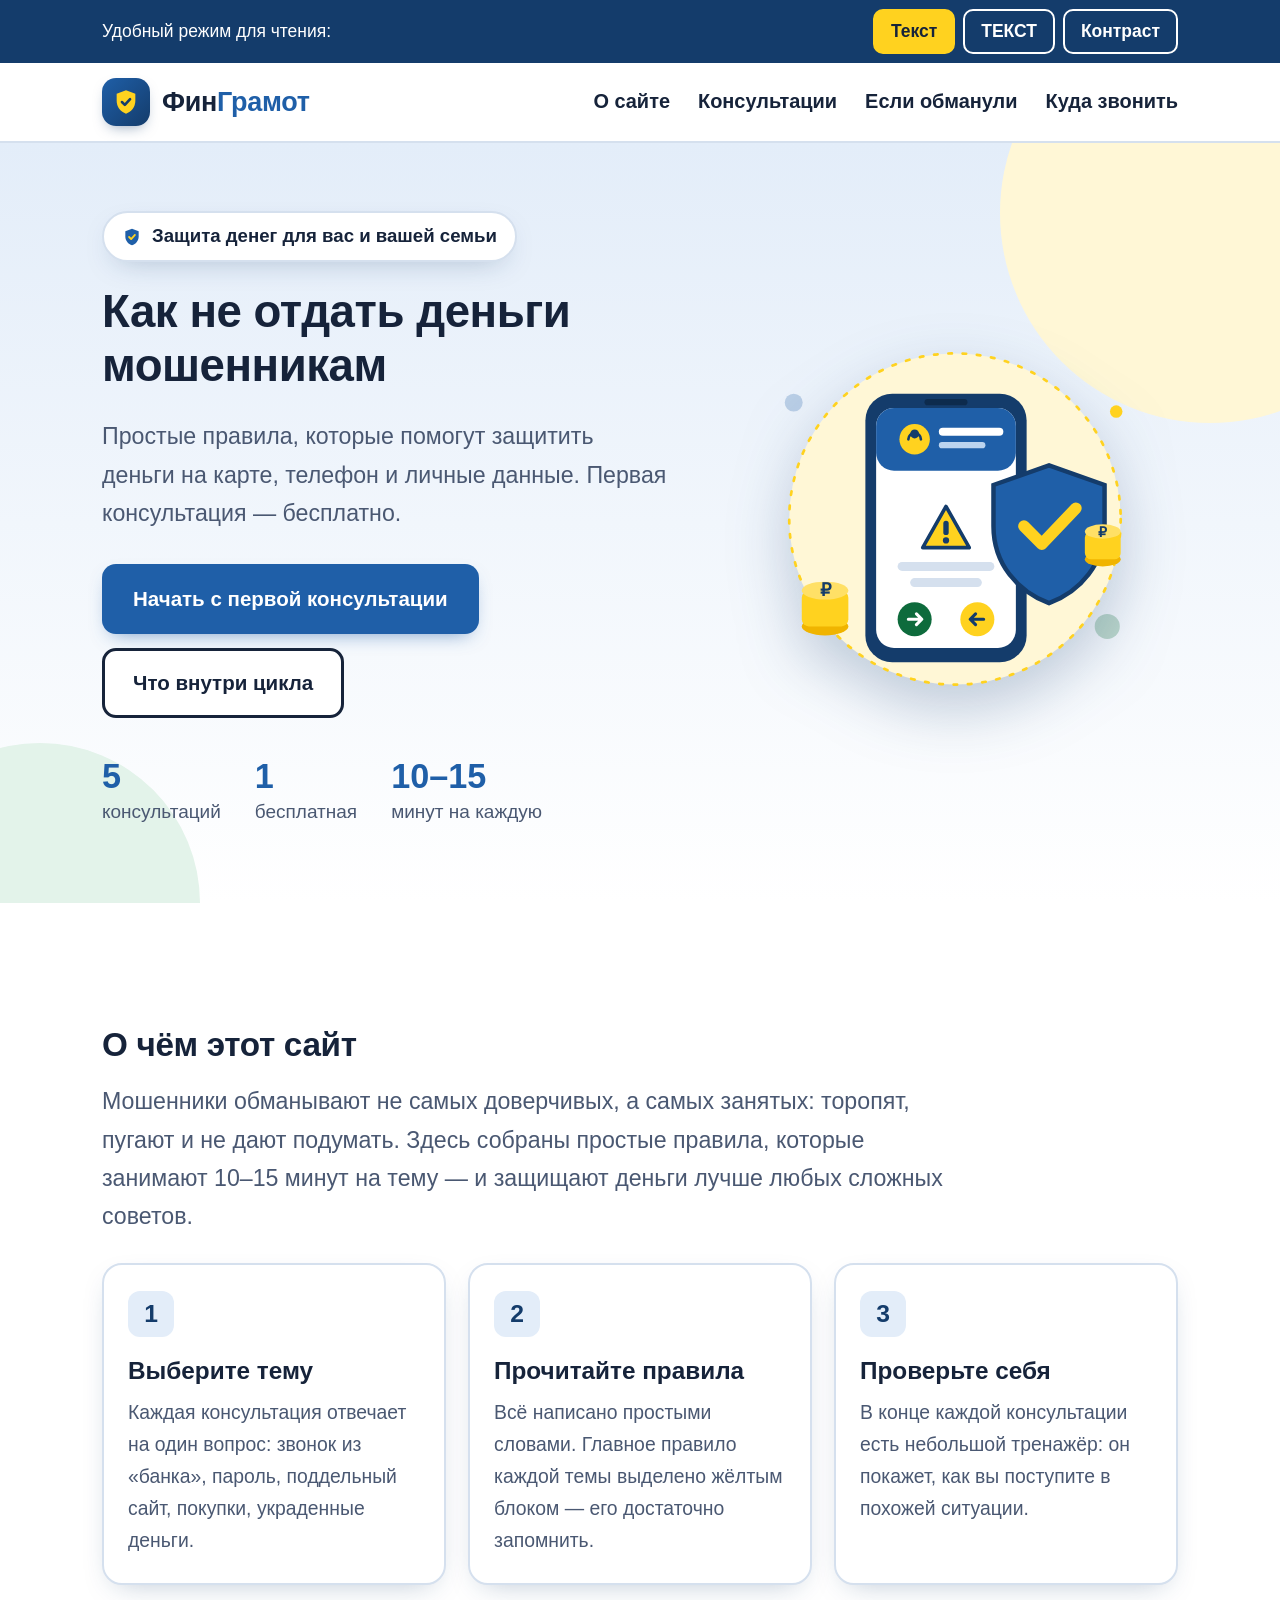
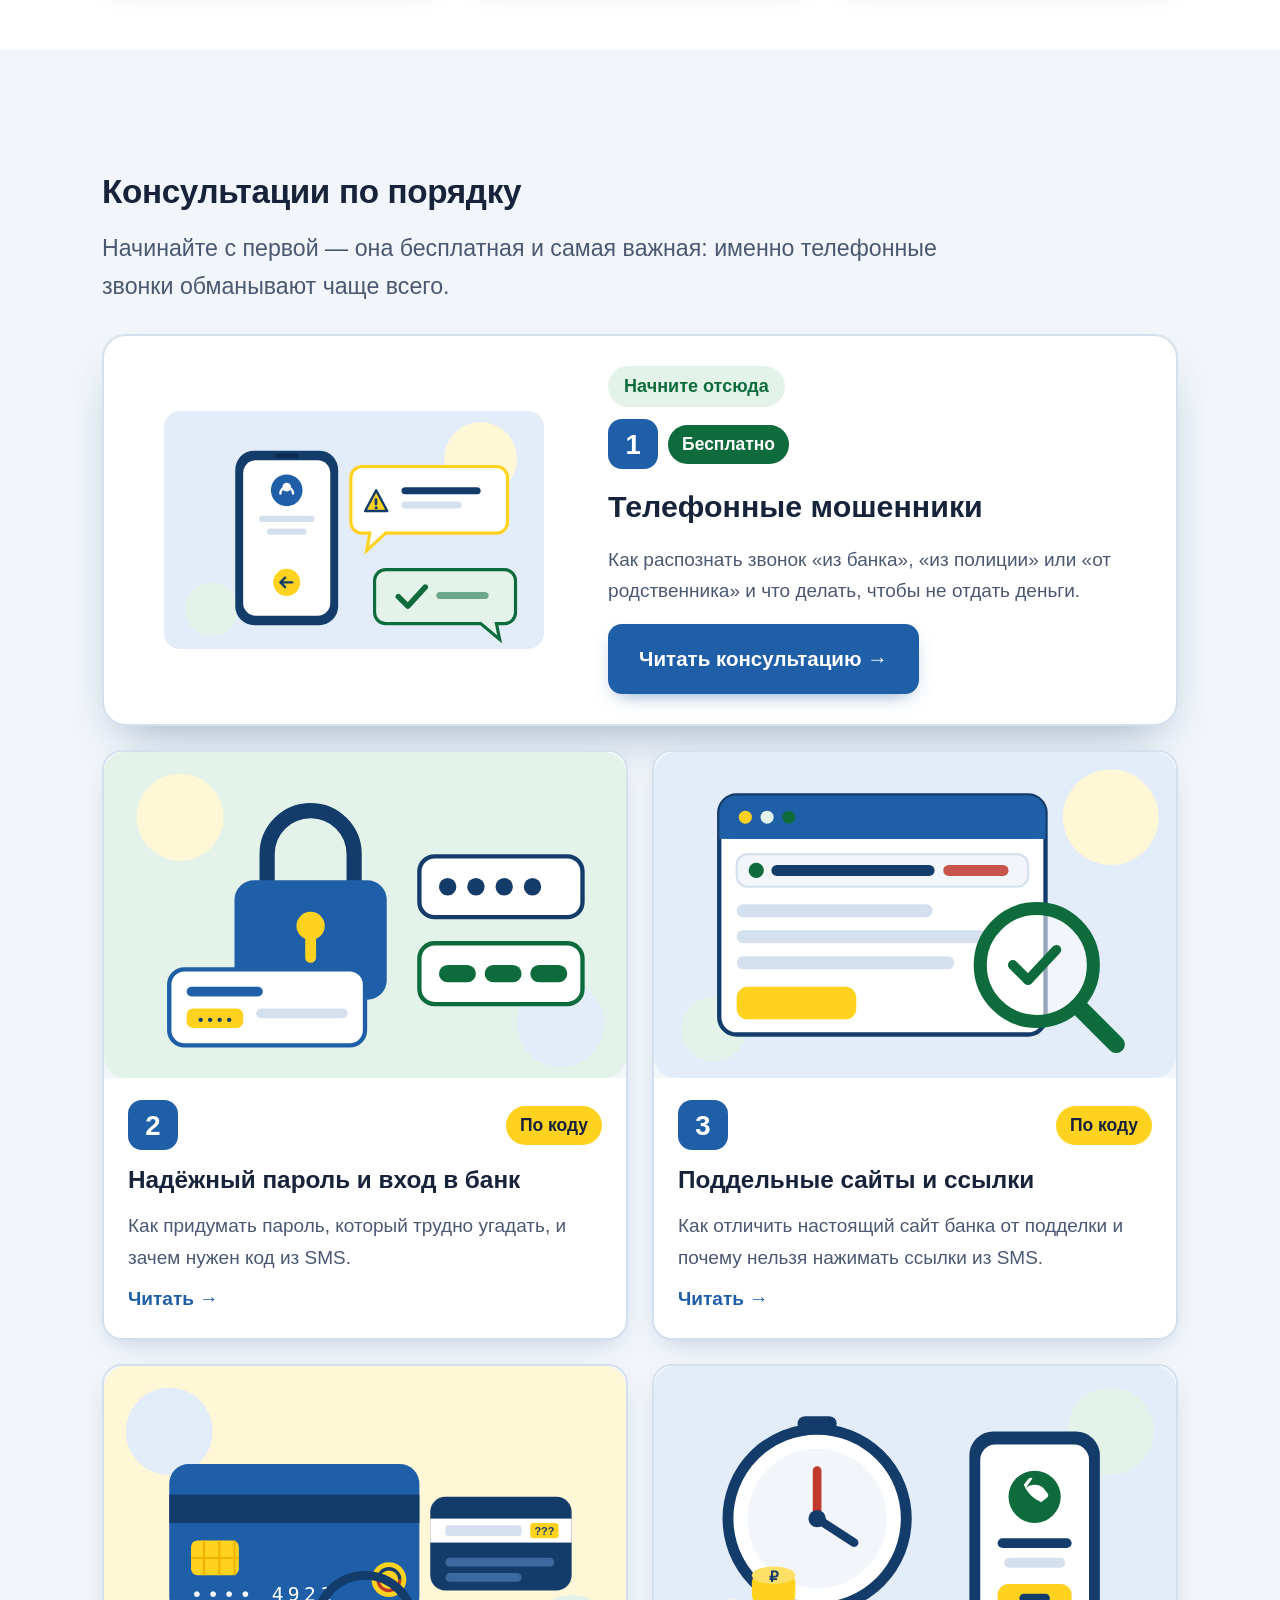
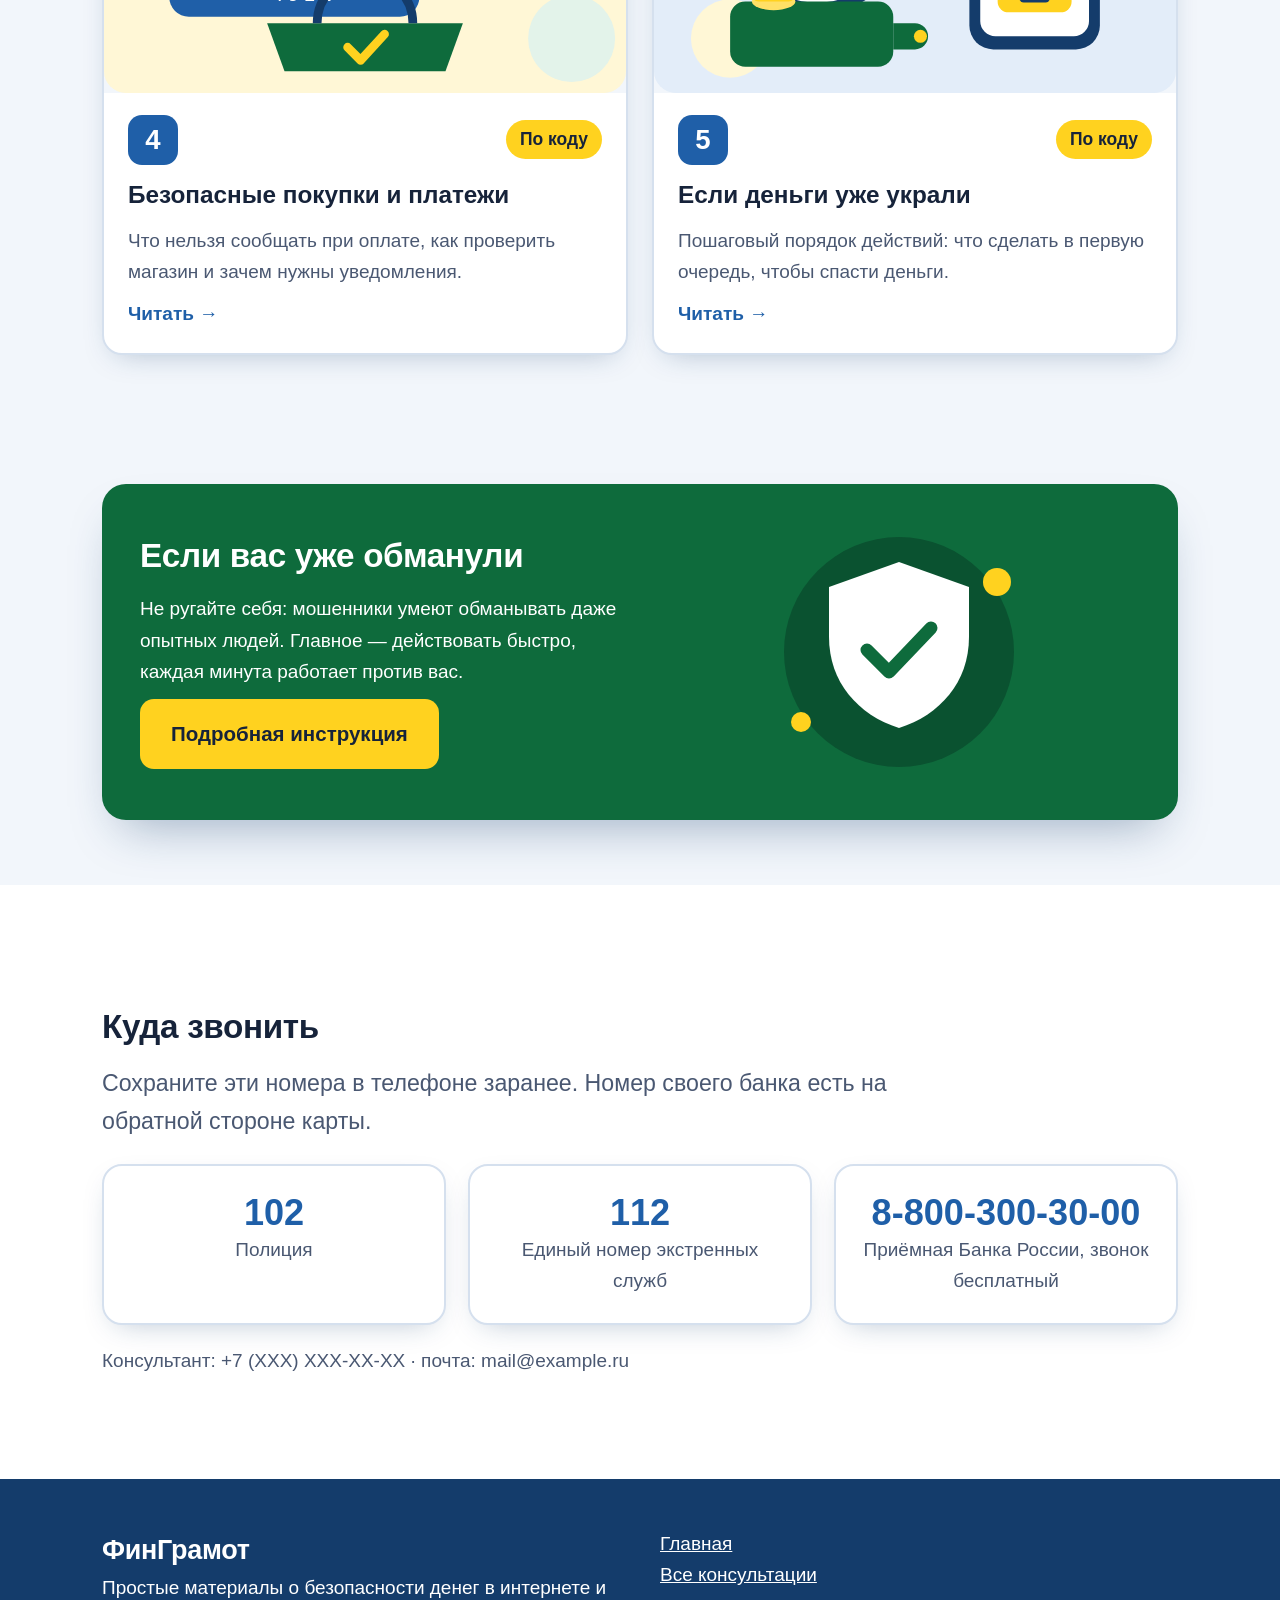
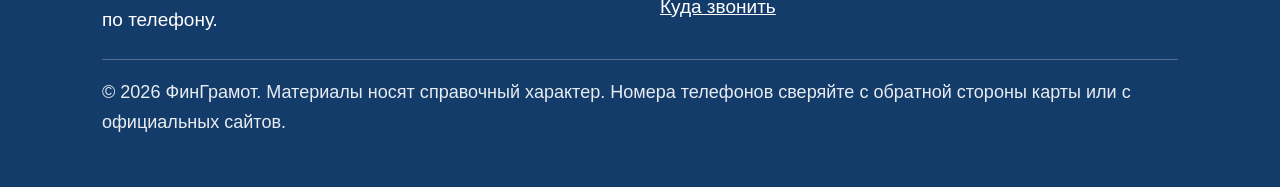
<file: index.html>
<!DOCTYPE html>
<html lang="ru">
<head>
  <meta charset="UTF-8">
  <meta name="viewport" content="width=device-width, initial-scale=1">
  <title>ФинГрамот — как не отдать деньги мошенникам</title>
  <meta name="description" content="Простые консультации о том, как защитить деньги на карте, телефон и данные от мошенников.">
  <link rel="stylesheet" href="styles.css">
</head>
<body>

<div class="topbar">
  <div class="container topbar__in">
    <span>Удобный режим для чтения:</span>
    <div class="access">
      <button class="btn-access" type="button" data-size="normal" aria-pressed="true">Текст</button>
      <button class="btn-access" type="button" data-size="big" aria-pressed="false">ТЕКСТ</button>
      <button class="btn-access" type="button" data-contrast aria-pressed="false">Контраст</button>
    </div>
  </div>
</div>

<header class="header">
  <div class="container header__in">
    <a class="logo" href="index.html">
      <span class="logo__mark" aria-hidden="true">
        <svg viewBox="0 0 24 24" fill="none"><path d="M12 2l8 3v6c0 5.5-3.5 9.5-8 11-4.5-1.5-8-5.5-8-11V5l8-3z" fill="#ffd21f"/><path d="M8.5 12l2.5 2.5 4.5-5" stroke="#143c6b" stroke-width="2.2" stroke-linecap="round" stroke-linejoin="round"/></svg>
      </span>
      <span class="logo__name">Фин<span>Грамот</span></span>
    </a>
    <button class="burger" id="burger" type="button" aria-label="Открыть меню" aria-expanded="false" aria-controls="nav"><span></span><span></span><span></span></button>
    <nav class="nav" id="nav">
      <a href="#about">О сайте</a>
      <a href="#cycle">Консультации</a>
      <a href="#help">Если обманули</a>
      <a href="#contacts">Куда звонить</a>
    </nav>
  </div>
</header>

<main>
  <!-- Первый экран -->
  <section class="hero">
    <div class="container hero__grid">
      <div>
        <span class="hero__badge">
          <svg viewBox="0 0 24 24" fill="none"><path d="M12 2l8 3v6c0 5.5-3.5 9.5-8 11-4.5-1.5-8-5.5-8-11V5l8-3z" fill="#1f5fa8"/><path d="M8.5 12l2.5 2.5 4.5-5" stroke="#ffd21f" stroke-width="2.2" stroke-linecap="round" stroke-linejoin="round"/></svg>
          Защита денег для вас и вашей семьи
        </span>
        <h1>Как не отдать деньги мошенникам</h1>
        <p class="lead">Простые правила, которые помогут защитить деньги на карте, телефон и личные данные. Первая консультация — бесплатно.</p>
        <div class="hero__actions">
          <a class="btn btn--primary" href="consult-1.html">Начать с первой консультации</a>
          <a class="btn btn--ghost" href="#cycle">Что внутри цикла</a>
        </div>
        <div class="facts">
          <div><b>5</b><span>консультаций</span></div>
          <div><b>1</b><span>бесплатная</span></div>
          <div><b>10–15</b><span>минут на каждую</span></div>
        </div>
      </div>
      <div class="hero__art" aria-hidden="true">
        <img src="images/hero.svg" alt="" width="480" height="420">
      </div>
    </div>
  </section>

  <!-- Введение: как пользоваться сайтом -->
  <section class="section" id="about">
    <div class="container">
      <h2>О чём этот сайт</h2>
      <p class="lead">Мошенники обманывают не самых доверчивых, а самых занятых: торопят, пугают и не дают подумать. Здесь собраны простые правила, которые занимают 10–15 минут на тему — и защищают деньги лучше любых сложных советов.</p>
      <div class="howto">
        <div class="howto__item">
          <span class="howto__num">1</span>
          <h3>Выберите тему</h3>
          <p>Каждая консультация отвечает на один вопрос: звонок из «банка», пароль, поддельный сайт, покупки, украденные деньги.</p>
        </div>
        <div class="howto__item">
          <span class="howto__num">2</span>
          <h3>Прочитайте правила</h3>
          <p>Всё написано простыми словами. Главное правило каждой темы выделено жёлтым блоком — его достаточно запомнить.</p>
        </div>
        <div class="howto__item">
          <span class="howto__num">3</span>
          <h3>Проверьте себя</h3>
          <p>В конце каждой консультации есть небольшой тренажёр: он покажет, как вы поступите в похожей ситуации.</p>
        </div>
      </div>
    </div>
  </section>

  <!-- Цикл консультаций -->
  <section class="section section--tint" id="cycle">
    <div class="container">
      <h2>Консультации по порядку</h2>
      <p class="lead">Начинайте с первой — она бесплатная и самая важная: именно телефонные звонки обманывают чаще всего.</p>

      <a class="featured" href="consult-1.html">
        <div class="featured__art" aria-hidden="true">
          <img src="images/c1.svg" alt="" width="480" height="300">
        </div>
        <div class="featured__body">
          <span class="featured__hint">Начните отсюда</span>
          <div class="card__top">
            <span class="card__num">1</span>
            <span class="tag tag--free">Бесплатно</span>
          </div>
          <h3>Телефонные мошенники</h3>
          <p>Как распознать звонок «из банка», «из полиции» или «от родственника» и что делать, чтобы не отдать деньги.</p>
          <span class="btn btn--primary">Читать консультацию →</span>
        </div>
      </a>

      <div class="cards">
        <a class="card" href="consult-2.html">
          <img class="card__img" src="images/c2.svg" alt="" width="480" height="300">
          <div class="card__body">
            <div class="card__top">
              <span class="card__num">2</span>
              <span class="tag tag--lock">По коду</span>
            </div>
            <h3>Надёжный пароль и вход в банк</h3>
            <p>Как придумать пароль, который трудно угадать, и зачем нужен код из SMS.</p>
            <span class="card__go">Читать →</span>
          </div>
        </a>
        <a class="card" href="consult-3.html">
          <img class="card__img" src="images/c3.svg" alt="" width="480" height="300">
          <div class="card__body">
            <div class="card__top">
              <span class="card__num">3</span>
              <span class="tag tag--lock">По коду</span>
            </div>
            <h3>Поддельные сайты и ссылки</h3>
            <p>Как отличить настоящий сайт банка от подделки и почему нельзя нажимать ссылки из SMS.</p>
            <span class="card__go">Читать →</span>
          </div>
        </a>
        <a class="card" href="consult-4.html">
          <img class="card__img" src="images/c4.svg" alt="" width="480" height="300">
          <div class="card__body">
            <div class="card__top">
              <span class="card__num">4</span>
              <span class="tag tag--lock">По коду</span>
            </div>
            <h3>Безопасные покупки и платежи</h3>
            <p>Что нельзя сообщать при оплате, как проверить магазин и зачем нужны уведомления.</p>
            <span class="card__go">Читать →</span>
          </div>
        </a>
        <a class="card" href="consult-5.html">
          <img class="card__img" src="images/c5.svg" alt="" width="480" height="300">
          <div class="card__body">
            <div class="card__top">
              <span class="card__num">5</span>
              <span class="tag tag--lock">По коду</span>
            </div>
            <h3>Если деньги уже украли</h3>
            <p>Пошаговый порядок действий: что сделать в первую очередь, чтобы спасти деньги.</p>
            <span class="card__go">Читать →</span>
          </div>
        </a>
      </div>
    </div>
  </section>

  <!-- Если обманули -->
  <section class="section section--tint" id="help">
    <div class="container">
      <div class="help">
        <div>
          <h2>Если вас уже обманули</h2>
          <p>Не ругайте себя: мошенники умеют обманывать даже опытных людей. Главное — действовать быстро, каждая минута работает против вас.</p>
          <a class="btn btn--yellow" href="consult-5.html">Подробная инструкция</a>
        </div>
        <div class="help__art" aria-hidden="true">
          <svg viewBox="0 0 300 260">
            <circle cx="150" cy="130" r="115" fill="#0a5230"/>
            <path d="M150 40l70 25v50c0 45-29 78-70 91-41-13-70-46-70-91V65l70-25z" fill="#fff"/>
            <path d="M118 128l22 22 42-44" fill="none" stroke="#0e6b3c" stroke-width="13" stroke-linecap="round" stroke-linejoin="round"/>
            <circle cx="248" cy="60" r="14" fill="#ffd21f"/>
            <circle cx="52" cy="200" r="10" fill="#ffd21f"/>
          </svg>
        </div>
      </div>
    </div>
  </section>

  <!-- Куда звонить -->
  <section class="section" id="contacts">
    <div class="container">
      <h2>Куда звонить</h2>
      <p class="lead">Сохраните эти номера в телефоне заранее. Номер своего банка есть на обратной стороне карты.</p>
      <div class="contacts">
        <div class="contact"><b>102</b><span>Полиция</span></div>
        <div class="contact"><b>112</b><span>Единый номер экстренных служб</span></div>
        <div class="contact"><b>8-800-300-30-00</b><span>Приёмная Банка России, звонок бесплатный</span></div>
      </div>
      <p class="placeholder">Консультант: +7 (XXX) XXX-XX-XX · почта: mail@example.ru</p>
    </div>
  </section>
</main>

<footer class="footer">
  <div class="container footer__in">
    <div>
      <span class="logo__name">ФинГрамот</span>
      <p>Простые материалы о безопасности денег в интернете и по телефону.</p>
    </div>
    <div>
      <p><a href="index.html">Главная</a></p>
      <p><a href="index.html#cycle">Все консультации</a></p>
      <p><a href="index.html#contacts">Куда звонить</a></p>
    </div>
    <p class="footer__note">© 2026 ФинГрамот. Материалы носят справочный характер. Номера телефонов сверяйте с обратной стороны карты или с официальных сайтов.</p>
  </div>
</footer>

<dialog class="dialog" id="access-dialog">
  <form class="dialog__form" id="access-form">
    <h2>Код доступа</h2>
    <p>Введите код, который вам выдал консультант. Без него остальные консультации не открываются.</p>
    <label for="code">Код доступа</label>
    <input id="code" type="text" inputmode="numeric" autocomplete="off" required>
    <p class="dialog__error" id="code-error" hidden>Код неверный. Проверьте цифры.</p>
    <div class="dialog__btns">
      <button class="btn btn--primary" type="submit">Открыть</button>
      <button class="btn btn--ghost" type="button" data-close>Отмена</button>
    </div>
  </form>
</dialog>

<script src="script.js"></script>
</body>
</html>
</file>
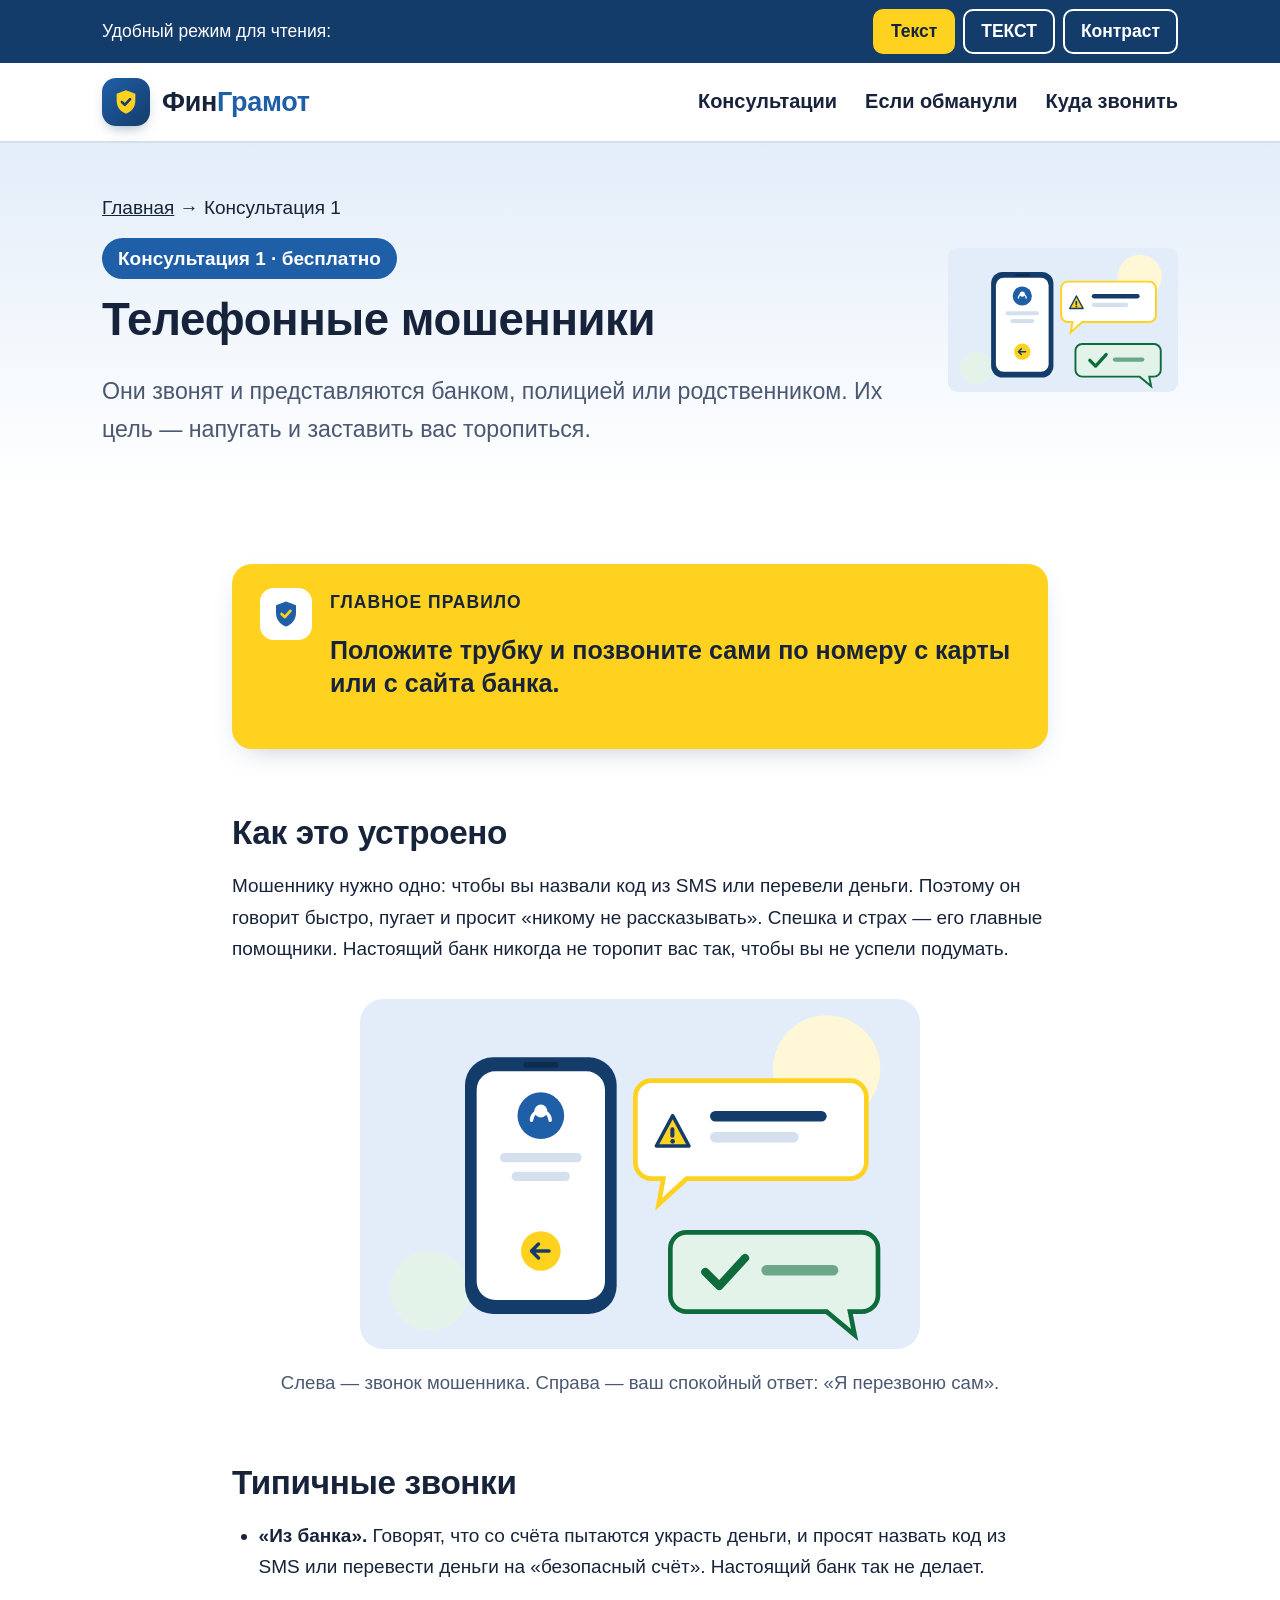
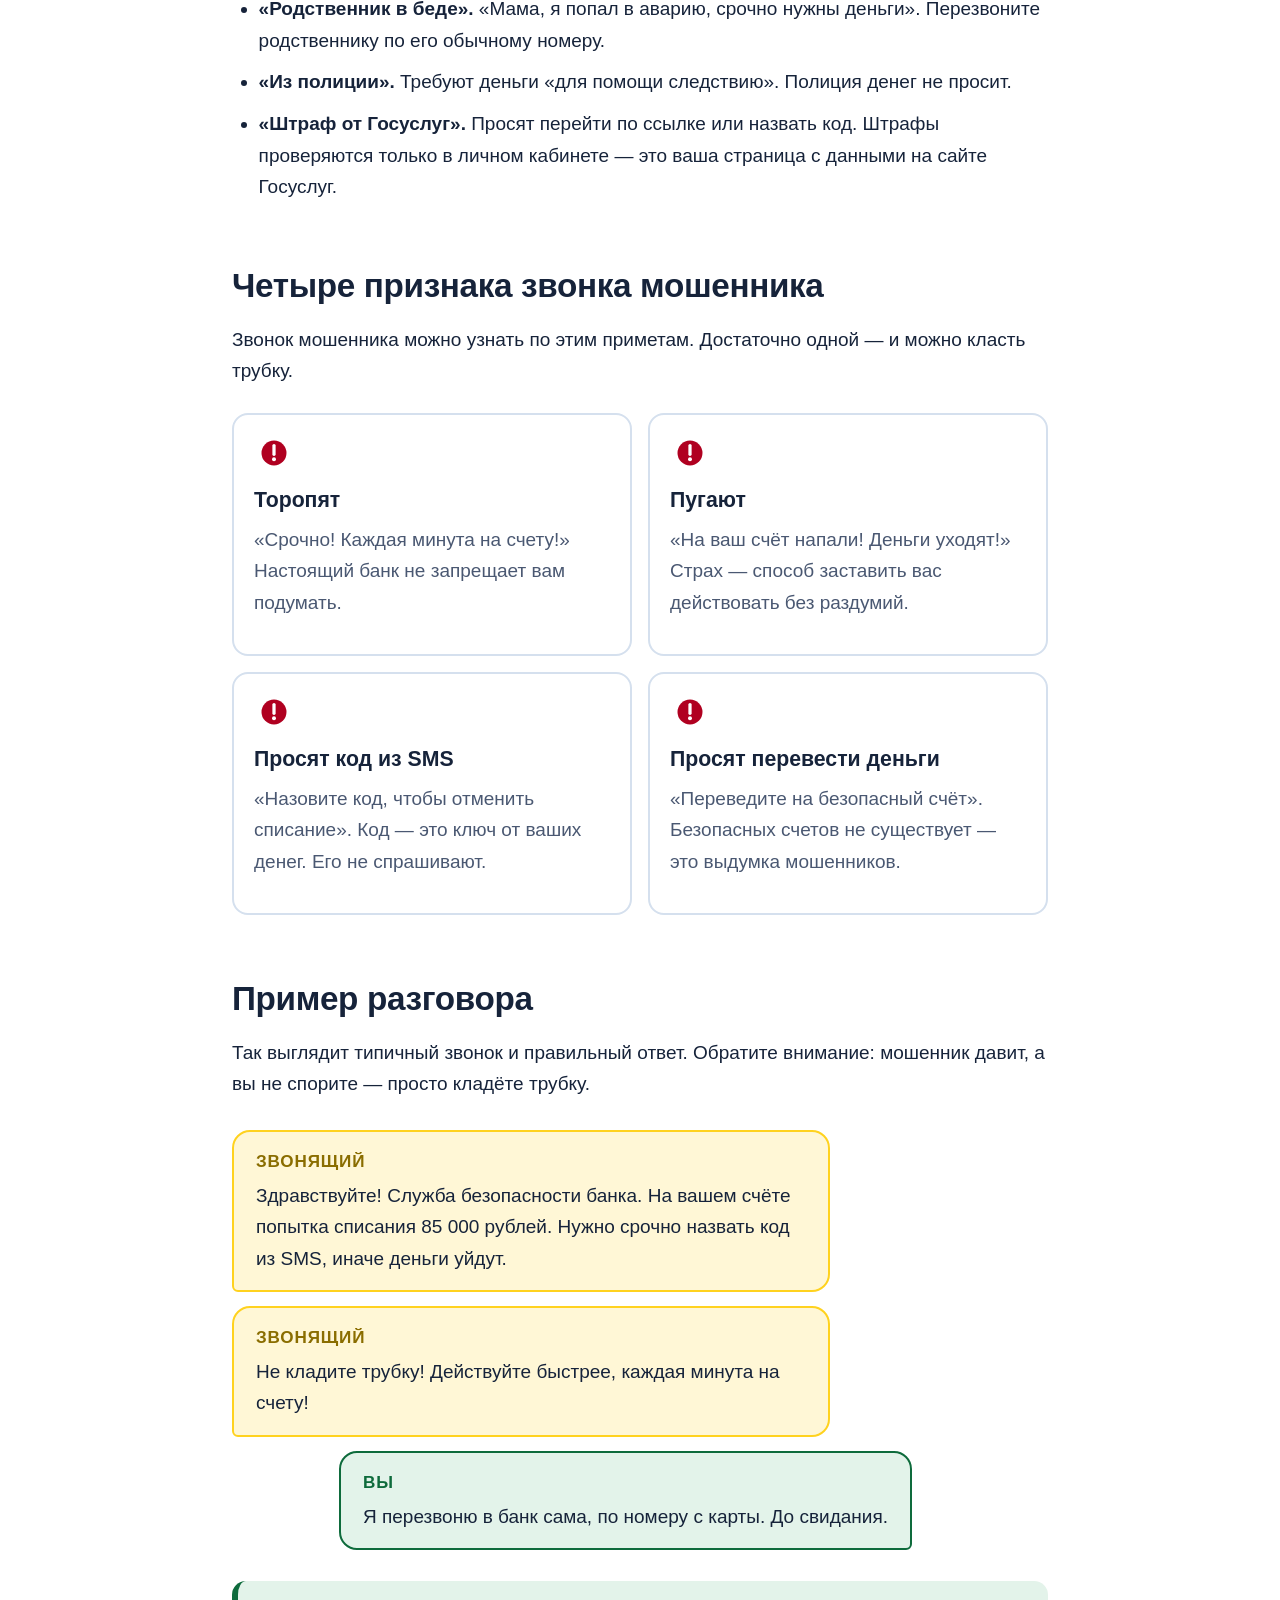
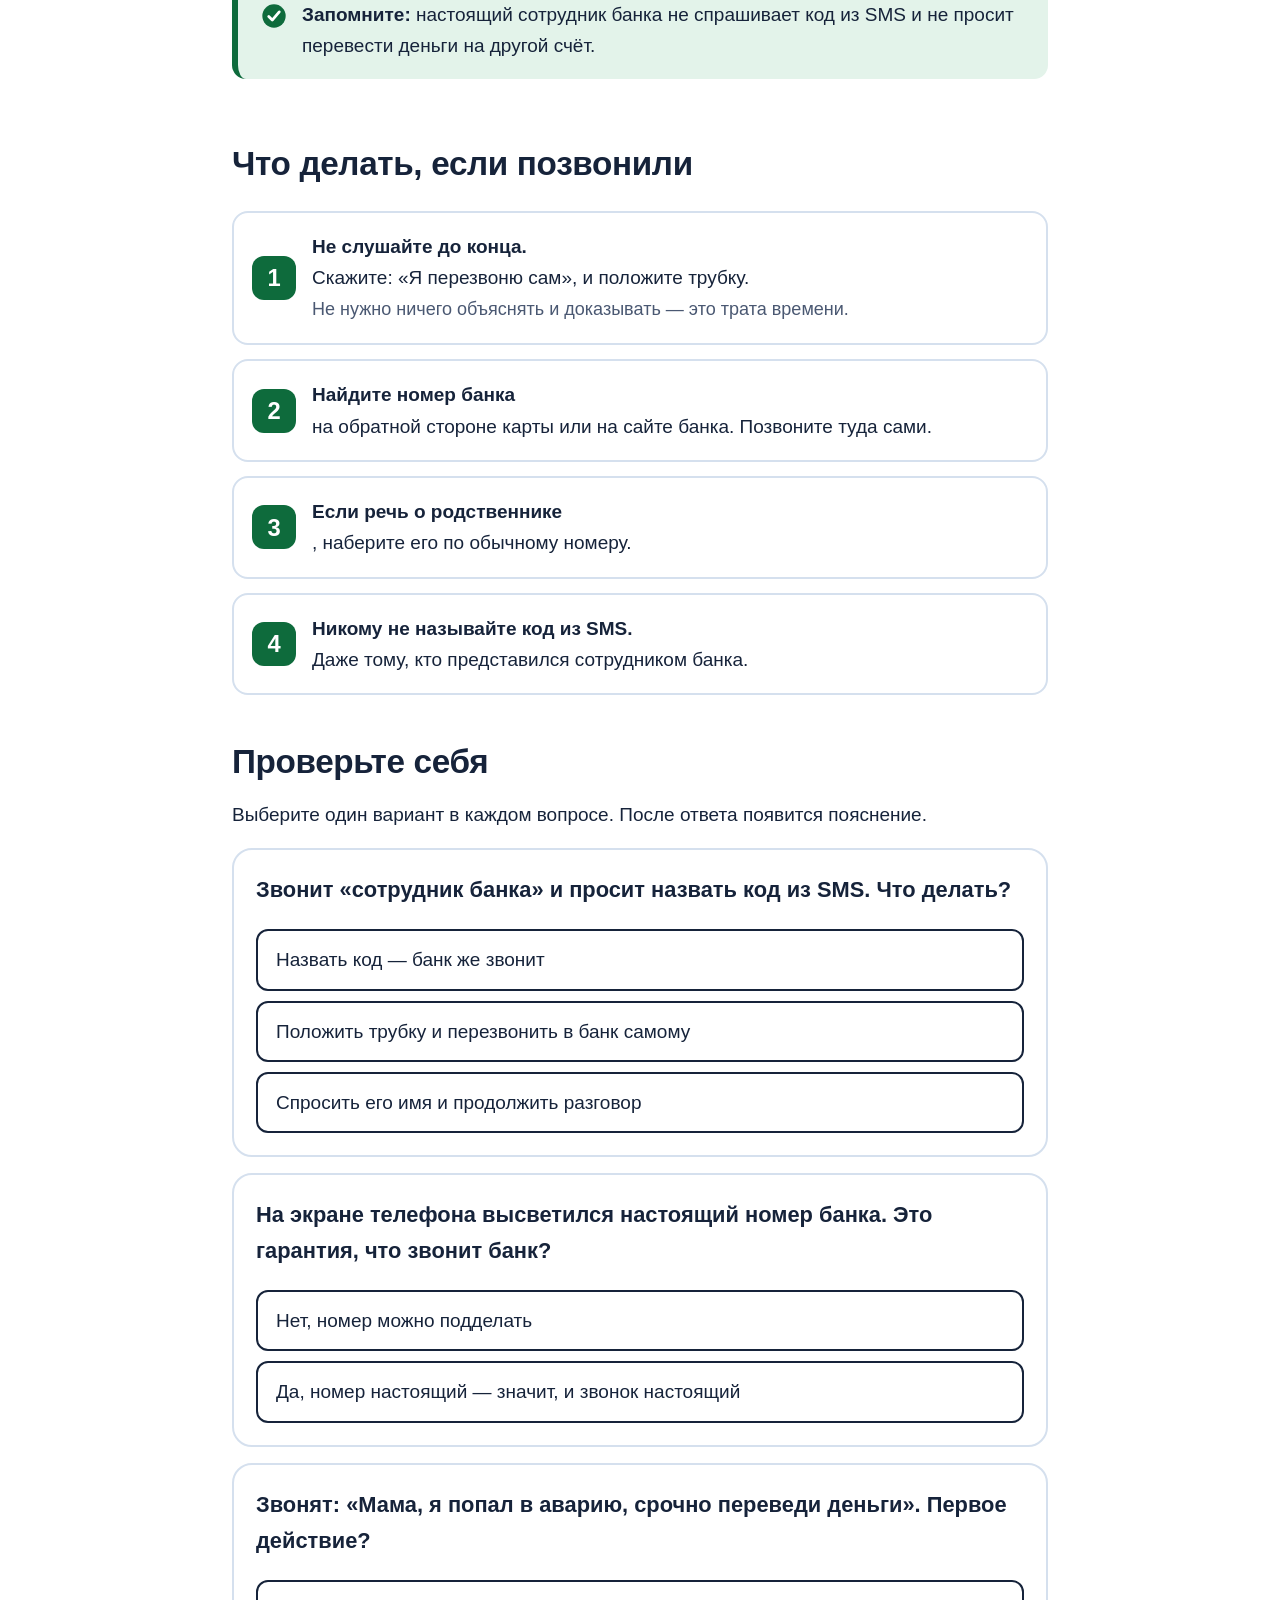
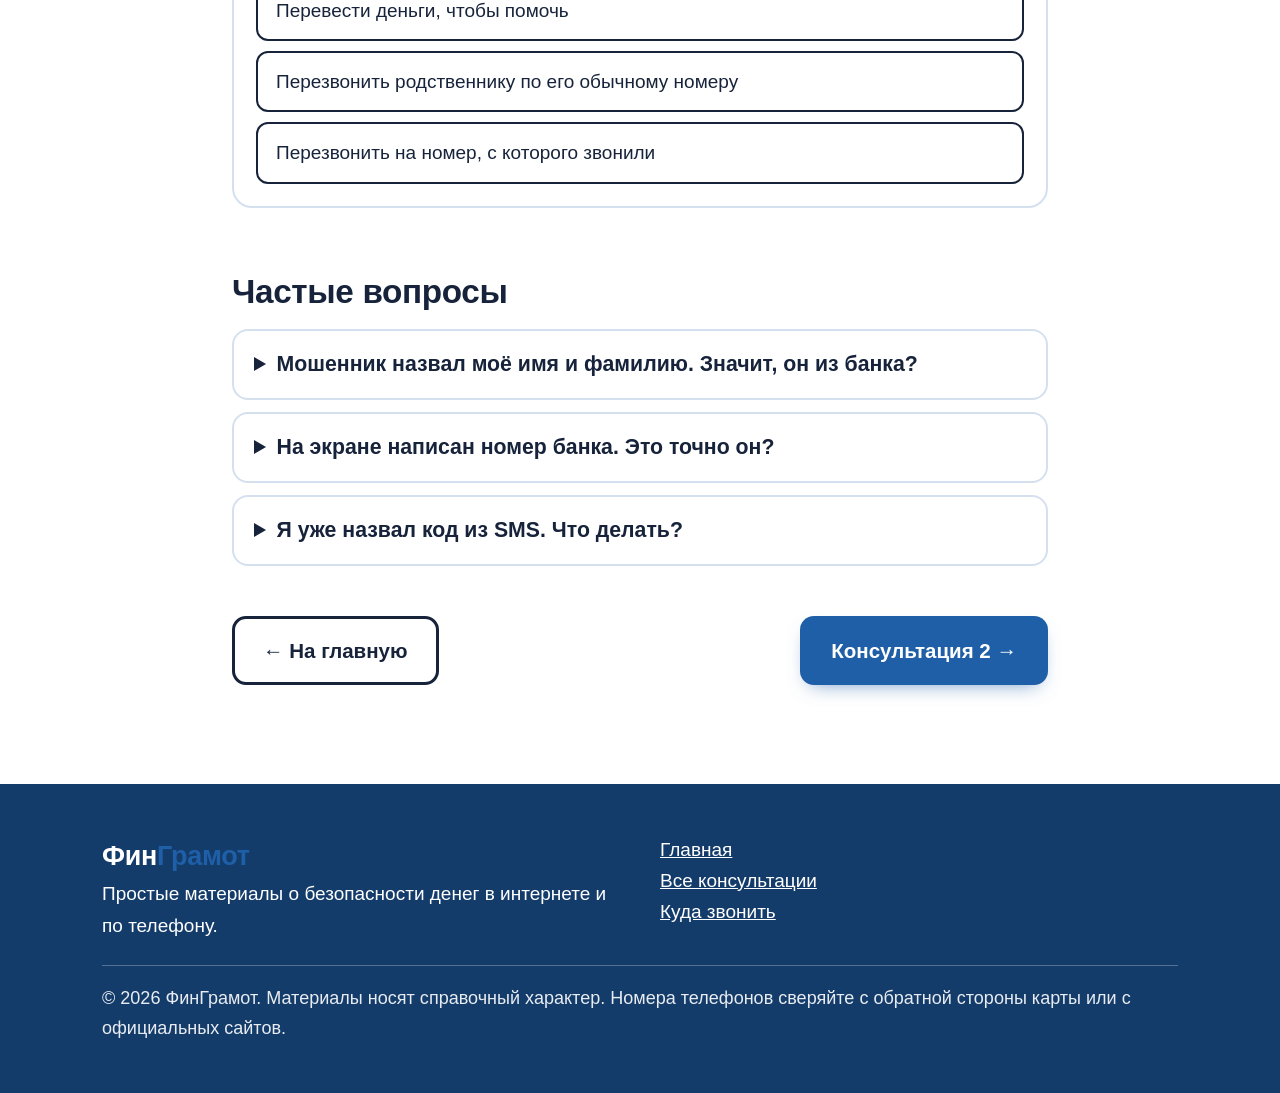
<file: consult-1.html>
<!DOCTYPE html>
<html lang="ru">
<head>
  <meta charset="UTF-8">
  <meta name="viewport" content="width=device-width, initial-scale=1">
  <title>Телефонные мошенники — ФинГрамот</title>
  <meta name="description" content="Как распознать звонок мошенника и что делать, чтобы не отдать деньги.">
  <link rel="stylesheet" href="styles.css">
</head>
<body>

<div class="topbar">
  <div class="container topbar__in">
    <span>Удобный режим для чтения:</span>
    <div class="access">
      <button class="btn-access" type="button" data-size="normal" aria-pressed="true">Текст</button>
      <button class="btn-access" type="button" data-size="big" aria-pressed="false">ТЕКСТ</button>
      <button class="btn-access" type="button" data-contrast aria-pressed="false">Контраст</button>
    </div>
  </div>
</div>

<header class="header">
  <div class="container header__in">
    <a class="logo" href="index.html">
      <span class="logo__mark" aria-hidden="true">
        <svg viewBox="0 0 24 24" fill="none"><path d="M12 2l8 3v6c0 5.5-3.5 9.5-8 11-4.5-1.5-8-5.5-8-11V5l8-3z" fill="#ffd21f"/><path d="M8.5 12l2.5 2.5 4.5-5" stroke="#143c6b" stroke-width="2.2" stroke-linecap="round" stroke-linejoin="round"/></svg>
      </span>
      <span class="logo__name">Фин<span>Грамот</span></span>
    </a>
    <button class="burger" id="burger" type="button" aria-label="Открыть меню" aria-expanded="false" aria-controls="nav"><span></span><span></span><span></span></button>
    <nav class="nav" id="nav">
      <a href="index.html#cycle">Консультации</a>
      <a href="index.html#help">Если обманули</a>
      <a href="index.html#contacts">Куда звонить</a>
    </nav>
  </div>
</header>

<main>
  <section class="page-head">
    <div class="container page-head__grid">
      <div>
        <p class="crumbs"><a href="index.html">Главная</a> → Консультация 1</p>
        <span class="num">Консультация 1 · бесплатно</span>
        <h1>Телефонные мошенники</h1>
        <p class="lead">Они звонят и представляются банком, полицией или родственником. Их цель — напугать и заставить вас торопиться.</p>
      </div>
      <div class="page-head__art" aria-hidden="true">
        <img src="images/c1.svg" alt="" width="480" height="300">
      </div>
    </div>
  </section>

  <section class="content">
    <div class="rule">
      <span class="rule__icon" aria-hidden="true">
        <svg viewBox="0 0 24 24" fill="none"><path d="M12 2l8 3v6c0 5.5-3.5 9.5-8 11-4.5-1.5-8-5.5-8-11V5l8-3z" fill="#1f5fa8"/><path d="M8.5 12l2.5 2.5 4.5-5" stroke="#ffd21f" stroke-width="2.2" stroke-linecap="round" stroke-linejoin="round"/></svg>
      </span>
      <div>
        <p class="rule__label">Главное правило</p>
        <p class="rule__text">Положите трубку и позвоните сами по номеру с карты или с сайта банка.</p>
      </div>
    </div>

    <h2>Как это устроено</h2>
    <p>Мошеннику нужно одно: чтобы вы назвали код из SMS или перевели деньги. Поэтому он говорит быстро, пугает и просит «никому не рассказывать». Спешка и страх — его главные помощники. Настоящий банк никогда не торопит вас так, чтобы вы не успели подумать.</p>

    <figure class="figure">
      <img src="images/c1.svg" alt="" width="480" height="300">
      <figcaption>Слева — звонок мошенника. Справа — ваш спокойный ответ: «Я перезвоню сам».</figcaption>
    </figure>

    <h2>Типичные звонки</h2>
    <ul>
      <li><b>«Из банка».</b> Говорят, что со счёта пытаются украсть деньги, и просят назвать код из SMS или перевести деньги на «безопасный счёт». Настоящий банк так не делает.</li>
      <li><b>«Родственник в беде».</b> «Мама, я попал в аварию, срочно нужны деньги». Перезвоните родственнику по его обычному номеру.</li>
      <li><b>«Из полиции».</b> Требуют деньги «для помощи следствию». Полиция денег не просит.</li>
      <li><b>«Штраф от Госуслуг».</b> Просят перейти по ссылке или назвать код. Штрафы проверяются только в личном кабинете — это ваша страница с данными на сайте Госуслуг.</li>
    </ul>

    <h2>Четыре признака звонка мошенника</h2>
    <p>Звонок мошенника можно узнать по этим приметам. Достаточно одной — и можно класть трубку.</p>
    <div class="flags">
      <div class="flag">
        <span class="flag__icon" aria-hidden="true">
          <svg viewBox="0 0 24 24" fill="none"><circle cx="12" cy="12" r="10" fill="#b00020"/><path d="M12 6v7" stroke="#fff" stroke-width="2.6" stroke-linecap="round"/><circle cx="12" cy="17" r="1.6" fill="#fff"/></svg>
        </span>
        <b>Торопят</b>
        <p>«Срочно! Каждая минута на счету!» Настоящий банк не запрещает вам подумать.</p>
      </div>
      <div class="flag">
        <span class="flag__icon" aria-hidden="true">
          <svg viewBox="0 0 24 24" fill="none"><circle cx="12" cy="12" r="10" fill="#b00020"/><path d="M12 6v7" stroke="#fff" stroke-width="2.6" stroke-linecap="round"/><circle cx="12" cy="17" r="1.6" fill="#fff"/></svg>
        </span>
        <b>Пугают</b>
        <p>«На ваш счёт напали! Деньги уходят!» Страх — способ заставить вас действовать без раздумий.</p>
      </div>
      <div class="flag">
        <span class="flag__icon" aria-hidden="true">
          <svg viewBox="0 0 24 24" fill="none"><circle cx="12" cy="12" r="10" fill="#b00020"/><path d="M12 6v7" stroke="#fff" stroke-width="2.6" stroke-linecap="round"/><circle cx="12" cy="17" r="1.6" fill="#fff"/></svg>
        </span>
        <b>Просят код из SMS</b>
        <p>«Назовите код, чтобы отменить списание». Код — это ключ от ваших денег. Его не спрашивают.</p>
      </div>
      <div class="flag">
        <span class="flag__icon" aria-hidden="true">
          <svg viewBox="0 0 24 24" fill="none"><circle cx="12" cy="12" r="10" fill="#b00020"/><path d="M12 6v7" stroke="#fff" stroke-width="2.6" stroke-linecap="round"/><circle cx="12" cy="17" r="1.6" fill="#fff"/></svg>
        </span>
        <b>Просят перевести деньги</b>
        <p>«Переведите на безопасный счёт». Безопасных счетов не существует — это выдумка мошенников.</p>
      </div>
    </div>

    <h2>Пример разговора</h2>
    <p>Так выглядит типичный звонок и правильный ответ. Обратите внимание: мошенник давит, а вы не спорите — просто кладёте трубку.</p>
    <div class="talk">
      <div class="bubble bubble--scam">
        <b>Звонящий</b>
        Здравствуйте! Служба безопасности банка. На вашем счёте попытка списания 85 000 рублей. Нужно срочно назвать код из SMS, иначе деньги уйдут.
      </div>
      <div class="bubble bubble--scam">
        <b>Звонящий</b>
        Не кладите трубку! Действуйте быстрее, каждая минута на счету!
      </div>
      <div class="bubble bubble--you">
        <b>Вы</b>
        Я перезвоню в банк сама, по номеру с карты. До свидания.
      </div>
    </div>
    <div class="note">
      <svg viewBox="0 0 24 24" fill="none"><circle cx="12" cy="12" r="10" fill="#0e6b3c"/><path d="M7.5 12.5l3 3 6-7" stroke="#fff" stroke-width="2.4" stroke-linecap="round" stroke-linejoin="round"/></svg>
      <div><b>Запомните:</b> настоящий сотрудник банка не спрашивает код из SMS и не просит перевести деньги на другой счёт.</div>
    </div>

    <h2>Что делать, если позвонили</h2>
    <ol class="steps">
      <li><b>Не слушайте до конца.</b> Скажите: «Я перезвоню сам», и положите трубку.<span class="hint">Не нужно ничего объяснять и доказывать — это трата времени.</span></li>
      <li><b>Найдите номер банка</b> на обратной стороне карты или на сайте банка. Позвоните туда сами.</li>
      <li><b>Если речь о родственнике</b>, наберите его по обычному номеру.</li>
      <li><b>Никому не называйте код из SMS.</b> Даже тому, кто представился сотрудником банка.</li>
    </ol>

    <section class="practice">
      <h2>Проверьте себя</h2>
      <p>Выберите один вариант в каждом вопросе. После ответа появится пояснение.</p>
      <div class="quiz">
        <div class="q" data-explain="Код из SMS — это ключ от ваших денег. Настоящий банк его никогда не спрашивает.">
          <p class="q__text">Звонит «сотрудник банка» и просит назвать код из SMS. Что делать?</p>
          <div class="q__opts">
            <button type="button">Назвать код — банк же звонит</button>
            <button type="button" data-correct>Положить трубку и перезвонить в банк самому</button>
            <button type="button">Спросить его имя и продолжить разговор</button>
          </div>
          <p class="q__result" hidden></p>
        </div>
        <div class="q" data-explain="Номер на экране можно подделать. Проверить можно только одним способом: позвонить самому по номеру с карты.">
          <p class="q__text">На экране телефона высветился настоящий номер банка. Это гарантия, что звонит банк?</p>
          <div class="q__opts">
            <button type="button" data-correct>Нет, номер можно подделать</button>
            <button type="button">Да, номер настоящий — значит, и звонок настоящий</button>
          </div>
          <p class="q__result" hidden></p>
        </div>
        <div class="q" data-explain="Перезванивать нужно по обычному номеру родственника — тот, кто звонил, может быть мошенником. По обычному номеру обман раскроется сразу.">
          <p class="q__text">Звонят: «Мама, я попал в аварию, срочно переведи деньги». Первое действие?</p>
          <div class="q__opts">
            <button type="button">Перевести деньги, чтобы помочь</button>
            <button type="button" data-correct>Перезвонить родственнику по его обычному номеру</button>
            <button type="button">Перезвонить на номер, с которого звонили</button>
          </div>
          <p class="q__result" hidden></p>
        </div>
      </div>
    </section>

    <h2>Частые вопросы</h2>
    <details>
      <summary>Мошенник назвал моё имя и фамилию. Значит, он из банка?</summary>
      <p>Нет. Имя, фамилию и даже номер карты мошенники иногда узнают заранее — из чужих рук или из старых списков, которые где-то сохранились. Это не доказывает, что звонят из банка.</p>
    </details>
    <details>
      <summary>На экране написан номер банка. Это точно он?</summary>
      <p>Номер на экране можно подделать. Поэтому перезванивайте сами по номеру с карты.</p>
    </details>
    <details>
      <summary>Я уже назвал код из SMS. Что делать?</summary>
      <p>Сразу позвоните в банк по номеру с обратной стороны карты и заблокируйте карту. Чем быстрее — тем больше шансов спасти деньги. Подробно об этом в консультации 5.</p>
    </details>

    <nav class="pager" aria-label="Другие консультации">
      <a class="btn btn--ghost" href="index.html">← На главную</a>
      <a class="btn btn--primary" href="consult-2.html">Консультация 2 →</a>
    </nav>
  </section>
</main>

<footer class="footer">
  <div class="container footer__in">
    <div>
      <span class="logo__name">Фин<span>Грамот</span></span>
      <p>Простые материалы о безопасности денег в интернете и по телефону.</p>
    </div>
    <div>
      <p><a href="index.html">Главная</a></p>
      <p><a href="index.html#cycle">Все консультации</a></p>
      <p><a href="index.html#contacts">Куда звонить</a></p>
    </div>
    <p class="footer__note">© 2026 ФинГрамот. Материалы носят справочный характер. Номера телефонов сверяйте с обратной стороны карты или с официальных сайтов.</p>
  </div>
</footer>

<dialog class="dialog" id="access-dialog">
  <form class="dialog__form" id="access-form">
    <h2>Код доступа</h2>
    <p>Введите код, который вам выдал консультант. Без него остальные консультации не открываются.</p>
    <label for="code">Код доступа</label>
    <input id="code" type="text" inputmode="numeric" autocomplete="off" required>
    <p class="dialog__error" id="code-error" hidden>Код неверный. Проверьте цифры.</p>
    <div class="dialog__btns">
      <button class="btn btn--primary" type="submit">Открыть</button>
      <button class="btn btn--ghost" type="button" data-close>Отмена</button>
    </div>
  </form>
</dialog>

<script src="script.js"></script>
</body>
</html>
</file>
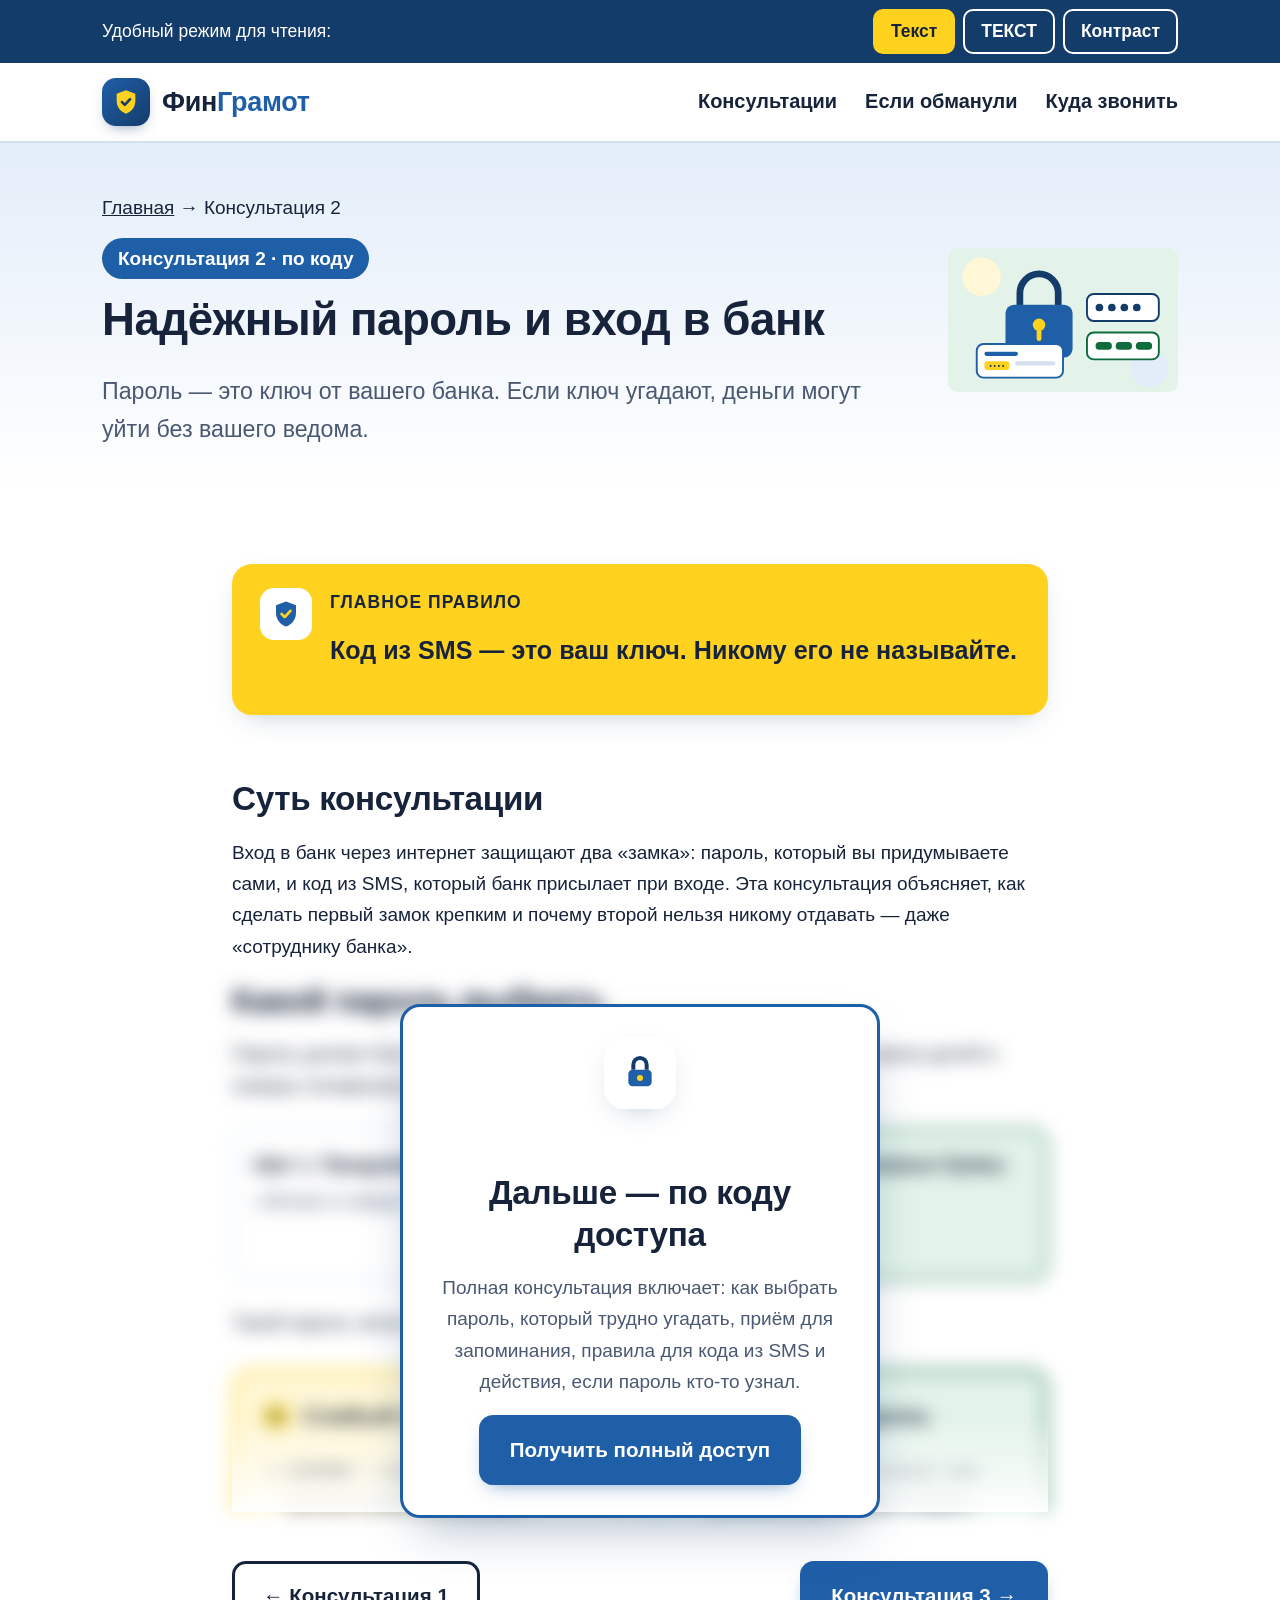
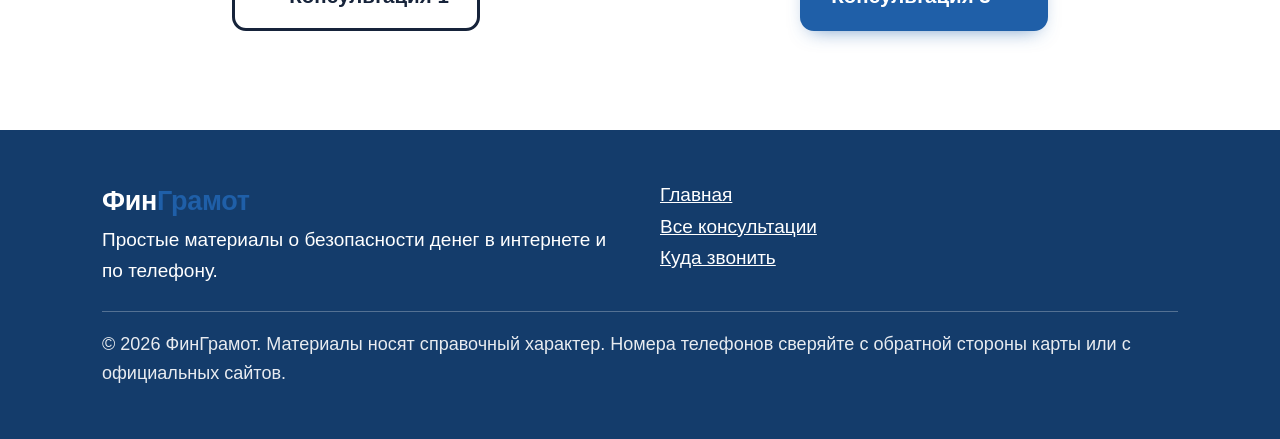
<file: consult-2.html>
<!DOCTYPE html>
<html lang="ru">
<head>
  <meta charset="UTF-8">
  <meta name="viewport" content="width=device-width, initial-scale=1">
  <title>Надёжный пароль и вход в банк — ФинГрамот</title>
  <meta name="description" content="Как придумать пароль, который трудно угадать, и почему код из SMS нельзя никому называть.">
  <link rel="stylesheet" href="styles.css">
</head>
<body>

<div class="topbar">
  <div class="container topbar__in">
    <span>Удобный режим для чтения:</span>
    <div class="access">
      <button class="btn-access" type="button" data-size="normal" aria-pressed="true">Текст</button>
      <button class="btn-access" type="button" data-size="big" aria-pressed="false">ТЕКСТ</button>
      <button class="btn-access" type="button" data-contrast aria-pressed="false">Контраст</button>
    </div>
  </div>
</div>

<header class="header">
  <div class="container header__in">
    <a class="logo" href="index.html">
      <span class="logo__mark" aria-hidden="true">
        <svg viewBox="0 0 24 24" fill="none"><path d="M12 2l8 3v6c0 5.5-3.5 9.5-8 11-4.5-1.5-8-5.5-8-11V5l8-3z" fill="#ffd21f"/><path d="M8.5 12l2.5 2.5 4.5-5" stroke="#143c6b" stroke-width="2.2" stroke-linecap="round" stroke-linejoin="round"/></svg>
      </span>
      <span class="logo__name">Фин<span>Грамот</span></span>
    </a>
    <button class="burger" id="burger" type="button" aria-label="Открыть меню" aria-expanded="false" aria-controls="nav"><span></span><span></span><span></span></button>
    <nav class="nav" id="nav">
      <a href="index.html#cycle">Консультации</a>
      <a href="index.html#help">Если обманули</a>
      <a href="index.html#contacts">Куда звонить</a>
    </nav>
  </div>
</header>

<main>
  <section class="page-head">
    <div class="container page-head__grid">
      <div>
        <p class="crumbs"><a href="index.html">Главная</a> → Консультация 2</p>
        <span class="num">Консультация 2 · по коду</span>
        <h1>Надёжный пароль и вход в банк</h1>
        <p class="lead">Пароль — это ключ от вашего банка. Если ключ угадают, деньги могут уйти без вашего ведома.</p>
      </div>
      <div class="page-head__art" aria-hidden="true">
        <img src="images/c2.svg" alt="" width="480" height="300">
      </div>
    </div>
  </section>

  <section class="content">
    <div class="rule">
      <span class="rule__icon" aria-hidden="true">
        <svg viewBox="0 0 24 24" fill="none"><path d="M12 2l8 3v6c0 5.5-3.5 9.5-8 11-4.5-1.5-8-5.5-8-11V5l8-3z" fill="#1f5fa8"/><path d="M8.5 12l2.5 2.5 4.5-5" stroke="#ffd21f" stroke-width="2.2" stroke-linecap="round" stroke-linejoin="round"/></svg>
      </span>
      <div>
        <p class="rule__label">Главное правило</p>
        <p class="rule__text">Код из SMS — это ваш ключ. Никому его не называйте.</p>
      </div>
    </div>

    <h2>Суть консультации</h2>
    <p>Вход в банк через интернет защищают два «замка»: пароль, который вы придумываете сами, и код из SMS, который банк присылает при входе. Эта консультация объясняет, как сделать первый замок крепким и почему второй нельзя никому отдавать — даже «сотруднику банка».</p>

    <div class="lockwrap">
    <div class="paywall" id="paywall">
      <div class="paywall__card">
      <div class="paywall__icon" aria-hidden="true">
        <svg viewBox="0 0 24 24" fill="none"><rect x="5" y="10" width="14" height="10" rx="2.5" fill="#1f5fa8"/><path d="M8 10V7a4 4 0 0 1 8 0v3" stroke="#143c6b" stroke-width="2.4"/><circle cx="12" cy="15" r="1.8" fill="#ffd21f"/></svg>
      </div>
      <h2>Дальше — по коду доступа</h2>
      <p>Полная консультация включает: как выбрать пароль, который трудно угадать, приём для запоминания, правила для кода из SMS и действия, если пароль кто-то узнал.</p>
      <button class="btn btn--primary" type="button" data-open-access>Получить полный доступ</button>
      </div>
    </div>

    <div id="locked-content" class="locked" aria-hidden="true">
      <h2>Какой пароль выбрать</h2>
      <p>Пароль должен быть длинным и не связанным с вами. Даты рождения, имена детей и номера телефонов мошенники пробуют первыми.</p>

      <div class="recipe">
        <div class="recipe__step">
          <b>Шаг 1. Придумайте фразу</b>
          <p>«Летом я собрал 7 кг грибов»</p>
        </div>
        <span class="recipe__arrow" aria-hidden="true">→</span>
        <div class="recipe__step recipe__step--result">
          <b>Шаг 2. Возьмите первые буквы</b>
          <p>ЛяС7кг!</p>
        </div>
      </div>
      <p>Такой пароль легко вспомнить, а угадать его почти невозможно.</p>
      <div class="compare">
        <div class="compare__col compare__col--bad">
          <p class="compare__title">
            <svg viewBox="0 0 24 24" fill="none"><circle cx="12" cy="12" r="10" fill="#ffd21f"/><path d="M8 8l8 8M16 8l-8 8" stroke="#143c6b" stroke-width="2.4" stroke-linecap="round"/></svg>
            Слабый пароль
          </p>
          <ul>
            <li><b>123456</b> — самый распространённый в мире, взламывается мгновенно.</li>
            <li><b>Дата рождения</b> — её легко узнать из интернета или при разговоре.</li>
            <li><b>Имя внука</b> — мошенники собирают такие сведения заранее.</li>
            <li><b>Один пароль везде</b> — взломают один сайт, получат доступ ко всем.</li>
          </ul>
        </div>
        <div class="compare__col compare__col--good">
          <p class="compare__title">
            <svg viewBox="0 0 24 24" fill="none"><circle cx="12" cy="12" r="10" fill="#0e6b3c"/><path d="M7.5 12.5l3 3 6-7" stroke="#fff" stroke-width="2.4" stroke-linecap="round" stroke-linejoin="round"/></svg>
            Надёжный пароль
          </p>
          <ul>
            <li><b>Длинный</b> — от 12 знаков: чем длиннее, тем труднее угадать.</li>
            <li><b>Разный на каждом сайте</b> — банк, Госуслуги, почта: везде свой.</li>
            <li><b>Не связан с вами</b> — никакие даты и имена.</li>
            <li><b>Хранится в записной книжке</b> — в надёжном месте дома, не на мониторе.</li>
          </ul>
        </div>
      </div>

      <h2>Приём для запоминания</h2>
      <p>Возьмите любую фразу, которая легко запоминается, и превратите её в пароль. Например, фраза «Летом я собираю 7 корзин грибов» превращается в пароль <b>ЛяС7кг!</b> — первые буквы слов, цифра и знак. Такой пароль и крепкий, и запоминается легко.</p>
      <div class="note">
        <svg viewBox="0 0 24 24" fill="none"><circle cx="12" cy="12" r="10" fill="#0e6b3c"/><path d="M7.5 12.5l3 3 6-7" stroke="#fff" stroke-width="2.4" stroke-linecap="round" stroke-linejoin="round"/></svg>
        <div><b>Совет:</b> запишите пароли в бумажную записную книжку и храните там, где их найдёт только вы. Это надёжнее, чем хранить в заметках телефона.</div>
      </div>

      <h2>Код из SMS — второй замок</h2>
      <p>Когда вы входите в банк, банк присылает на телефон код из SMS. Это защита: даже если пароль кто-то узнает, без кода с вашего телефона он в банк не попадёт. Поэтому код из SMS — это как ключ от квартиры: его нельзя никому давать, даже на минуту.</p>
      <figure class="figure">
        <img src="images/c2.svg" alt="" width="480" height="300">
        <figcaption>Пароль — первый замок, код из SMS — второй. Отдав кому-то код, вы отдаёте ключ.</figcaption>
      </figure>
      <div class="note note--warn">
        <svg viewBox="0 0 24 24" fill="none"><path d="M12 3l10 18H2z" fill="#ffd21f" stroke="#143c6b" stroke-width="1.6" stroke-linejoin="round"/><rect x="11.2" y="10" width="1.6" height="5" rx="0.8" fill="#143c6b"/><circle cx="12" cy="17.5" r="1.1" fill="#143c6b"/></svg>
        <div><b>Важно:</b> если вам звонят и просят назвать код из SMS «для отмены операции» — это мошенники. Код нужен только вам для входа в банк. Положите трубку и перезвоните в банк сами.</div>
      </div>

      <h2>Что делать, если пароль кто-то узнал</h2>
      <ol class="steps">
        <li><b>Смените пароль</b> в настройках банка — сразу, не откладывая.</li>
        <li><b>Смените этот же пароль</b> на всех сайтах, где он использовался.</li>
        <li><b>Проверьте последние операции</b> в банке. Если есть незнакомые списания — позвоните в банк по номеру с карты.</li>
      </ol>

      <h2>Частые вопросы</h2>
      <details>
        <summary>Сложный пароль трудно запомнить. Как быть?</summary>
        <p>Используйте приём с фразой (см. выше) — он даёт и надёжность, и простоту. А ещё запишите пароли в бумажную книжку.</p>
      </details>
      <details>
        <summary>Банк сам предложил сохранить пароль в браузере (программе, через которую вы открываете сайты). Это безопасно?</summary>
        <p>Если компьютером дома пользуетесь только вы — это можно. Но надёжнее бумажная записная книжка: она не подключена к интернету, и взломать её нельзя.</p>
      </details>
      <details>
        <summary>Пришло SMS с кодом, но я никуда не входил. Опасно ли это?</summary>
        <p>Кто-то пытается войти в ваш банк. Позвоните в банк по номеру с карты и сообщите об этом. Код никому не называйте.</p>
      </details>

    <section class="practice">
      <h2>Проверьте себя</h2>
      <div class="quiz">
        <div class="q" data-explain="Имя и год рождения мошенники пробуют первыми — такие данные легко узнать. Пароль из первых букв фразы запомнить легко, а угадать трудно.">
          <p class="q__text">Какой пароль надёжнее?</p>
          <div class="q__opts">
            <button type="button">«Саша1975» — имя и год рождения</button>
            <button type="button" data-correct>«ЛяС7кг!» — первые буквы фразы «Летом я собрал 7 кг грибов»</button>
            <button type="button">«Пароль» — простое слово, его легко запомнить</button>
          </div>
          <p class="q__result" hidden></p>
        </div>
        <div class="q" data-explain="Настоящий банк никогда не спрашивает код из SMS. Положите трубку и позвоните в банк сами по номеру с карты.">
          <p class="q__text">Звонят «из банка»: «Назовите код из SMS, мы отменяем подозрительную операцию». Что делать?</p>
          <div class="q__opts">
            <button type="button">Назвать код — операция же подозрительная</button>
            <button type="button" data-correct>Положить трубку и перезвонить в банк самому по номеру с карты</button>
            <button type="button">Спросить имя сотрудника и назвать код</button>
          </div>
          <p class="q__result" hidden></p>
        </div>
        <div class="q" data-explain="Кто-то пытается войти в ваш банк. Код никому не называйте и сообщите в банк по номеру с карты.">
          <p class="q__text">Пришло SMS с кодом, хотя вы никуда не входили. Что делать?</p>
          <div class="q__opts">
            <button type="button">Ничего — код же никому не назвал</button>
            <button type="button" data-correct>Позвонить в банк по номеру с карты и сообщить о попытке входа</button>
            <button type="button">Ввести код на сайте банка для проверки</button>
          </div>
          <p class="q__result" hidden></p>
        </div>
      </div>
    </section>
    </div>
    </div>

    <nav class="pager" aria-label="Другие консультации">
      <a class="btn btn--ghost" href="consult-1.html">← Консультация 1</a>
      <a class="btn btn--primary" href="consult-3.html">Консультация 3 →</a>
    </nav>
  </section>
</main>

<footer class="footer">
  <div class="container footer__in">
    <div>
      <span class="logo__name">Фин<span>Грамот</span></span>
      <p>Простые материалы о безопасности денег в интернете и по телефону.</p>
    </div>
    <div>
      <p><a href="index.html">Главная</a></p>
      <p><a href="index.html#cycle">Все консультации</a></p>
      <p><a href="index.html#contacts">Куда звонить</a></p>
    </div>
    <p class="footer__note">© 2026 ФинГрамот. Материалы носят справочный характер. Номера телефонов сверяйте с обратной стороны карты или с официальных сайтов.</p>
  </div>
</footer>

<dialog class="dialog" id="access-dialog">
  <form class="dialog__form" id="access-form">
    <h2>Код доступа</h2>
    <p>Введите код, который вам выдал консультант. Без него остальные консультации не открываются.</p>
    <label for="code">Код доступа</label>
    <input id="code" type="text" inputmode="numeric" autocomplete="off" required>
    <p class="dialog__error" id="code-error" hidden>Код неверный. Проверьте цифры.</p>
    <div class="dialog__btns">
      <button class="btn btn--primary" type="submit">Открыть</button>
      <button class="btn btn--ghost" type="button" data-close>Отмена</button>
    </div>
  </form>
</dialog>

<script src="script.js"></script>
</body>
</html>
</file>
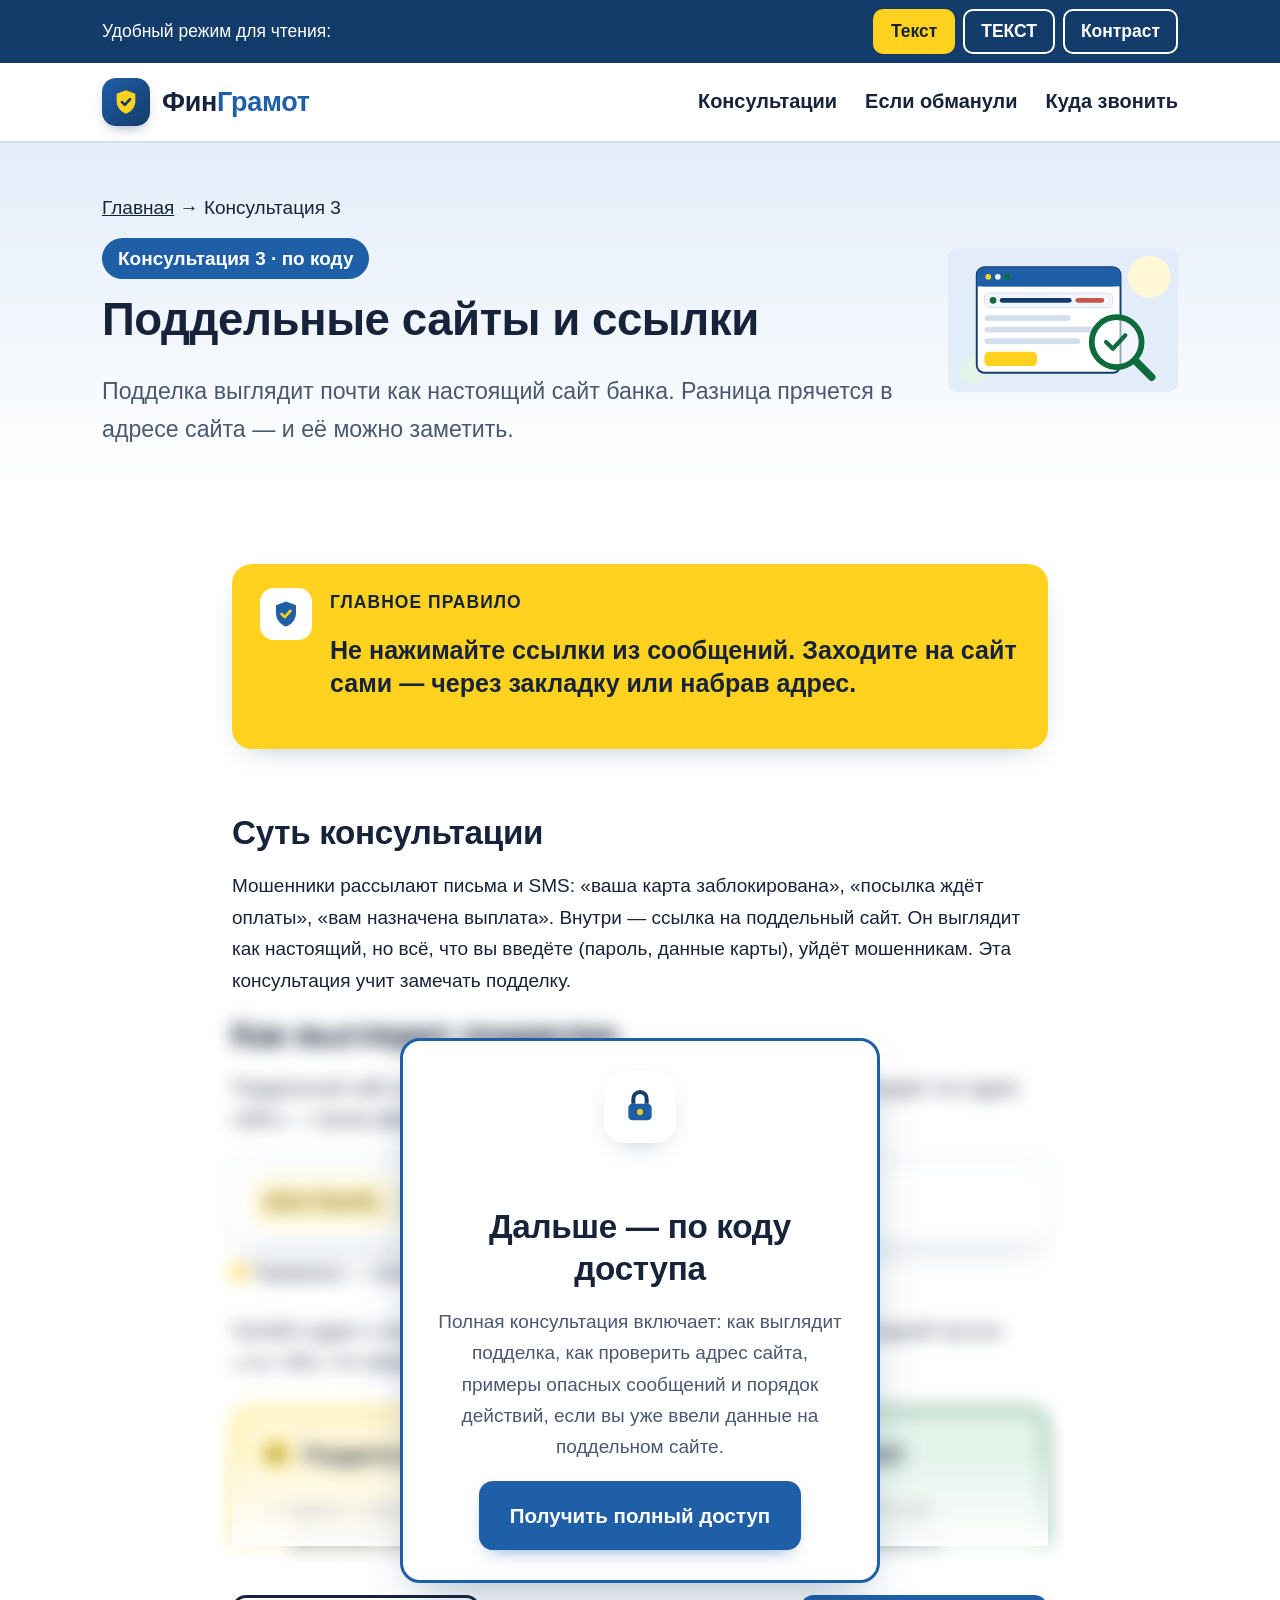
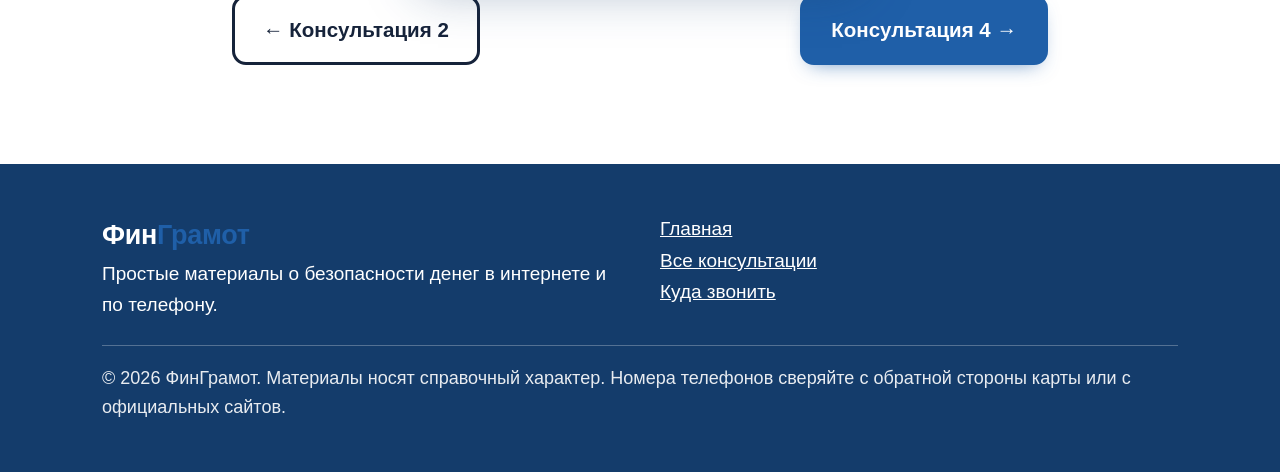
<file: consult-3.html>
<!DOCTYPE html>
<html lang="ru">
<head>
  <meta charset="UTF-8">
  <meta name="viewport" content="width=device-width, initial-scale=1">
  <title>Поддельные сайты и ссылки — ФинГрамот</title>
  <meta name="description" content="Как отличить настоящий сайт банка от подделки и почему нельзя нажимать ссылки из SMS.">
  <link rel="stylesheet" href="styles.css">
</head>
<body>

<div class="topbar">
  <div class="container topbar__in">
    <span>Удобный режим для чтения:</span>
    <div class="access">
      <button class="btn-access" type="button" data-size="normal" aria-pressed="true">Текст</button>
      <button class="btn-access" type="button" data-size="big" aria-pressed="false">ТЕКСТ</button>
      <button class="btn-access" type="button" data-contrast aria-pressed="false">Контраст</button>
    </div>
  </div>
</div>

<header class="header">
  <div class="container header__in">
    <a class="logo" href="index.html">
      <span class="logo__mark" aria-hidden="true">
        <svg viewBox="0 0 24 24" fill="none"><path d="M12 2l8 3v6c0 5.5-3.5 9.5-8 11-4.5-1.5-8-5.5-8-11V5l8-3z" fill="#ffd21f"/><path d="M8.5 12l2.5 2.5 4.5-5" stroke="#143c6b" stroke-width="2.2" stroke-linecap="round" stroke-linejoin="round"/></svg>
      </span>
      <span class="logo__name">Фин<span>Грамот</span></span>
    </a>
    <button class="burger" id="burger" type="button" aria-label="Открыть меню" aria-expanded="false" aria-controls="nav"><span></span><span></span><span></span></button>
    <nav class="nav" id="nav">
      <a href="index.html#cycle">Консультации</a>
      <a href="index.html#help">Если обманули</a>
      <a href="index.html#contacts">Куда звонить</a>
    </nav>
  </div>
</header>

<main>
  <section class="page-head">
    <div class="container page-head__grid">
      <div>
        <p class="crumbs"><a href="index.html">Главная</a> → Консультация 3</p>
        <span class="num">Консультация 3 · по коду</span>
        <h1>Поддельные сайты и ссылки</h1>
        <p class="lead">Подделка выглядит почти как настоящий сайт банка. Разница прячется в адресе сайта — и её можно заметить.</p>
      </div>
      <div class="page-head__art" aria-hidden="true">
        <img src="images/c3.svg" alt="" width="480" height="300">
      </div>
    </div>
  </section>

  <section class="content">
    <div class="rule">
      <span class="rule__icon" aria-hidden="true">
        <svg viewBox="0 0 24 24" fill="none"><path d="M12 2l8 3v6c0 5.5-3.5 9.5-8 11-4.5-1.5-8-5.5-8-11V5l8-3z" fill="#1f5fa8"/><path d="M8.5 12l2.5 2.5 4.5-5" stroke="#ffd21f" stroke-width="2.2" stroke-linecap="round" stroke-linejoin="round"/></svg>
      </span>
      <div>
        <p class="rule__label">Главное правило</p>
        <p class="rule__text">Не нажимайте ссылки из сообщений. Заходите на сайт сами — через закладку или набрав адрес.</p>
      </div>
    </div>

    <h2>Суть консультации</h2>
    <p>Мошенники рассылают письма и SMS: «ваша карта заблокирована», «посылка ждёт оплаты», «вам назначена выплата». Внутри — ссылка на поддельный сайт. Он выглядит как настоящий, но всё, что вы введёте (пароль, данные карты), уйдёт мошенникам. Эта консультация учит замечать подделку.</p>

    <div class="lockwrap">
    <div class="paywall" id="paywall">
      <div class="paywall__card">
      <div class="paywall__icon" aria-hidden="true">
        <svg viewBox="0 0 24 24" fill="none"><rect x="5" y="10" width="14" height="10" rx="2.5" fill="#1f5fa8"/><path d="M8 10V7a4 4 0 0 1 8 0v3" stroke="#143c6b" stroke-width="2.4"/><circle cx="12" cy="15" r="1.8" fill="#ffd21f"/></svg>
      </div>
      <h2>Дальше — по коду доступа</h2>
      <p>Полная консультация включает: как выглядит подделка, как проверить адрес сайта, примеры опасных сообщений и порядок действий, если вы уже ввели данные на поддельном сайте.</p>
      <button class="btn btn--primary" type="button" data-open-access>Получить полный доступ</button>
      </div>
    </div>

    <div id="locked-content" class="locked" aria-hidden="true">
      <h2>Как выглядит подделка</h2>
      <p>Поддельный сайт копируют с настоящего: тот же логотип, те же цвета. Выдаёт его адрес сайта — строка вверху экрана.</p>

      <div class="urlbar">
        <div class="urlbar__line">
          <span class="urlbar__part urlbar__part--bait">sberbank.</span><span class="urlbar__part urlbar__part--real">vozvrat-sredstv</span><span class="urlbar__part">.ru</span>
        </div>
        <div class="urlbar__legend">
          <span><i class="urlbar__dot urlbar__dot--bait" aria-hidden="true"></i>Приманка — знакомое слово</span>
          <span><i class="urlbar__dot urlbar__dot--real" aria-hidden="true"></i>Настоящее имя сайта</span>
        </div>
      </div>
      <p>Читайте адрес с конца: настоящее имя сайта — то, что стоит перед последней частью «.ru». Всё, что перед ним, — приманка.</p>
      <div class="compare">
        <div class="compare__col compare__col--bad">
          <p class="compare__title">
            <svg viewBox="0 0 24 24" fill="none"><circle cx="12" cy="12" r="10" fill="#ffd21f"/><path d="M8 8l8 8M16 8l-8 8" stroke="#143c6b" stroke-width="2.4" stroke-linecap="round"/></svg>
            Поддельный сайт
          </p>
          <ul>
            <li>Адрес с лишними словами: <b>sberbank.vozvrat-sredstv.ru</b>, <b>gosuslugi-plateg.ru</b>.</li>
            <li>Сразу просит ввести данные карты или пароль.</li>
            <li>Пугает: «счёт заблокирован», «действие срочно».</li>
            <li>Открылся по ссылке из SMS или письма.</li>
          </ul>
        </div>
        <div class="compare__col compare__col--good">
          <p class="compare__title">
            <svg viewBox="0 0 24 24" fill="none"><circle cx="12" cy="12" r="10" fill="#0e6b3c"/><path d="M7.5 12.5l3 3 6-7" stroke="#fff" stroke-width="2.4" stroke-linecap="round" stroke-linejoin="round"/></svg>
            Настоящий сайт
          </p>
          <ul>
            <li>Адрес короткий и точный: <b>sberbank.ru</b>, <b>gosuslugi.ru</b>.</li>
            <li>Не требует сразу вводить данные карты.</li>
            <li>Не пугает и не торопит.</li>
            <li>Вы открыли его сами — через закладку или набрав адрес.</li>
          </ul>
        </div>
      </div>

      <h2>Как проверить адрес сайта</h2>
      <p>Адрес сайта — это строка вверху экрана, в браузере (так называется программа, через которую вы открываете сайты). Читайте её с конца: настоящий адрес банка заканчивается на <b>sberbank.ru</b>, а всё, что перед этим через точку — лишние слова, которых у настоящего сайта не бывает.</p>
      <figure class="figure">
        <img src="images/c3.svg" alt="" width="480" height="300">
        <figcaption>Проверьте адрес через увеличительное стекло: лишние слова перед названием банка — признак подделки.</figcaption>
      </figure>
      <div class="note">
        <svg viewBox="0 0 24 24" fill="none"><circle cx="12" cy="12" r="10" fill="#0e6b3c"/><path d="M7.5 12.5l3 3 6-7" stroke="#fff" stroke-width="2.4" stroke-linecap="round" stroke-linejoin="round"/></svg>
        <div><b>Совет:</b> сохраните сайт банка в закладки один раз — и заходите только через закладку. Так вы никогда не попадёте на подделку по ссылке.</div>
      </div>

      <h2>Опасные сообщения</h2>
      <p>Вот типичные сообщения со ссылками. Все они — подделки:</p>
      <ul>
        <li><b>«Ваша посылка ждёт оплаты доставки»</b> — настоящие магазины не берут оплату по ссылке из SMS.</li>
        <li><b>«Вашу карту заблокировали, перейдите по ссылке»</b> — банк блокирует карту только после вашего звонка, а не по ссылке.</li>
        <li><b>«Вам назначена выплата, получите по ссылке»</b> — выплаты оформляются только в личном кабинете (ваша страница с данными) на официальном сайте.</li>
        <li><b>«Ваш сын попал в ДТП, срочно переведите»</b> — перезвоните родственнику по обычному номеру.</li>
      </ul>
      <div class="note note--warn">
        <svg viewBox="0 0 24 24" fill="none"><path d="M12 3l10 18H2z" fill="#ffd21f" stroke="#143c6b" stroke-width="1.6" stroke-linejoin="round"/><rect x="11.2" y="10" width="1.6" height="5" rx="0.8" fill="#143c6b"/><circle cx="12" cy="17.5" r="1.1" fill="#143c6b"/></svg>
        <div><b>Важно:</b> даже если сообщение пришло от знакомого — его телефон могли взломать. Лучше позвонить и спросить, отправлял ли он это сообщение.</div>
      </div>

      <h2>Что делать, если вы уже ввели данные на поддельном сайте</h2>
      <ol class="steps">
        <li><b>Сразу позвоните в банк</b> по номеру с обратной стороны карты и заблокируйте карту.</li>
        <li><b>Смените пароли</b> от банка и Госуслуг.</li>
        <li><b>Проверьте операции</b> по карте. Незнакомые списания — повод для заявления в банк.</li>
      </ol>

      <h2>Частые вопросы</h2>
      <details>
        <summary>Сайт открылся и выглядит как настоящий банк. Значит, он настоящий?</summary>
        <p>Нет. Внешний вид копируют легко. Проверяйте только адрес сайта — и лучше заходить через закладку.</p>
      </details>
      <details>
        <summary>В адресе написано «sberbank», но сайт поддельный. Как так?</summary>
        <p>Слово «sberbank» может быть в любом месте адреса. Настоящий адрес — только тот, что заканчивается на sberbank.ru без лишних слов.</p>
      </details>
      <details>
        <summary>Я нажал на ссылку, но ничего не вводил. Это опасно?</summary>
        <p>Само нажатие не опасно. Опасно вводить данные. Просто закройте страницу и удалите сообщение.</p>
      </details>

    <section class="practice">
      <h2>Проверьте себя</h2>
      <div class="quiz">
        <div class="q" data-explain="Настоящий адрес — тот, что стоит сразу после «www» или в начале. В «sberbank.vozvrat-sredstv.ru» настоящее имя сайта — «vozvrat-sredstv», а «sberbank» — приманка.">
          <p class="q__text">Какой из этих адресов — настоящий сайт банка?</p>
          <div class="q__opts">
            <button type="button" data-correct>sberbank.ru</button>
            <button type="button">sberbank.vozvrat-sredstv.ru</button>
            <button type="button">sberbank-security.com</button>
          </div>
          <p class="q__result" hidden></p>
        </div>
        <div class="q" data-explain="Не переходите по ссылкам из сообщений. Откройте сайт магазина сами по закладке и проверьте заказ там.">
          <p class="q__text">Пришло SMS: «Ваша посылка ждёт оплаты доставки 299 ₽, перейдите по ссылке». Что делать?</p>
          <div class="q__opts">
            <button type="button">Перейти и оплатить — сумма небольшая</button>
            <button type="button" data-correct>Открыть сайт магазина самому по закладке и проверить заказ там</button>
            <button type="button">Позвонить по номеру из SMS</button>
          </div>
          <p class="q__result" hidden></p>
        </div>
        <div class="q" data-explain="Само нажатие не опасно — опасно вводить данные. Закройте страницу и удалите сообщение.">
          <p class="q__text">Вы нажали на ссылку из SMS, но ничего не вводили. Опасно ли это?</p>
          <div class="q__opts">
            <button type="button">Да, телефон теперь взломан</button>
            <button type="button" data-correct>Нет, опасно только вводить данные — закройте страницу и удалите сообщение</button>
            <button type="button">Да, нужно сразу блокировать карту</button>
          </div>
          <p class="q__result" hidden></p>
        </div>
      </div>
    </section>
    </div>
    </div>

    <nav class="pager" aria-label="Другие консультации">
      <a class="btn btn--ghost" href="consult-2.html">← Консультация 2</a>
      <a class="btn btn--primary" href="consult-4.html">Консультация 4 →</a>
    </nav>
  </section>
</main>

<footer class="footer">
  <div class="container footer__in">
    <div>
      <span class="logo__name">Фин<span>Грамот</span></span>
      <p>Простые материалы о безопасности денег в интернете и по телефону.</p>
    </div>
    <div>
      <p><a href="index.html">Главная</a></p>
      <p><a href="index.html#cycle">Все консультации</a></p>
      <p><a href="index.html#contacts">Куда звонить</a></p>
    </div>
    <p class="footer__note">© 2026 ФинГрамот. Материалы носят справочный характер. Номера телефонов сверяйте с обратной стороны карты или с официальных сайтов.</p>
  </div>
</footer>

<dialog class="dialog" id="access-dialog">
  <form class="dialog__form" id="access-form">
    <h2>Код доступа</h2>
    <p>Введите код, который вам выдал консультант. Без него остальные консультации не открываются.</p>
    <label for="code">Код доступа</label>
    <input id="code" type="text" inputmode="numeric" autocomplete="off" required>
    <p class="dialog__error" id="code-error" hidden>Код неверный. Проверьте цифры.</p>
    <div class="dialog__btns">
      <button class="btn btn--primary" type="submit">Открыть</button>
      <button class="btn btn--ghost" type="button" data-close>Отмена</button>
    </div>
  </form>
</dialog>

<script src="script.js"></script>
</body>
</html>
</file>
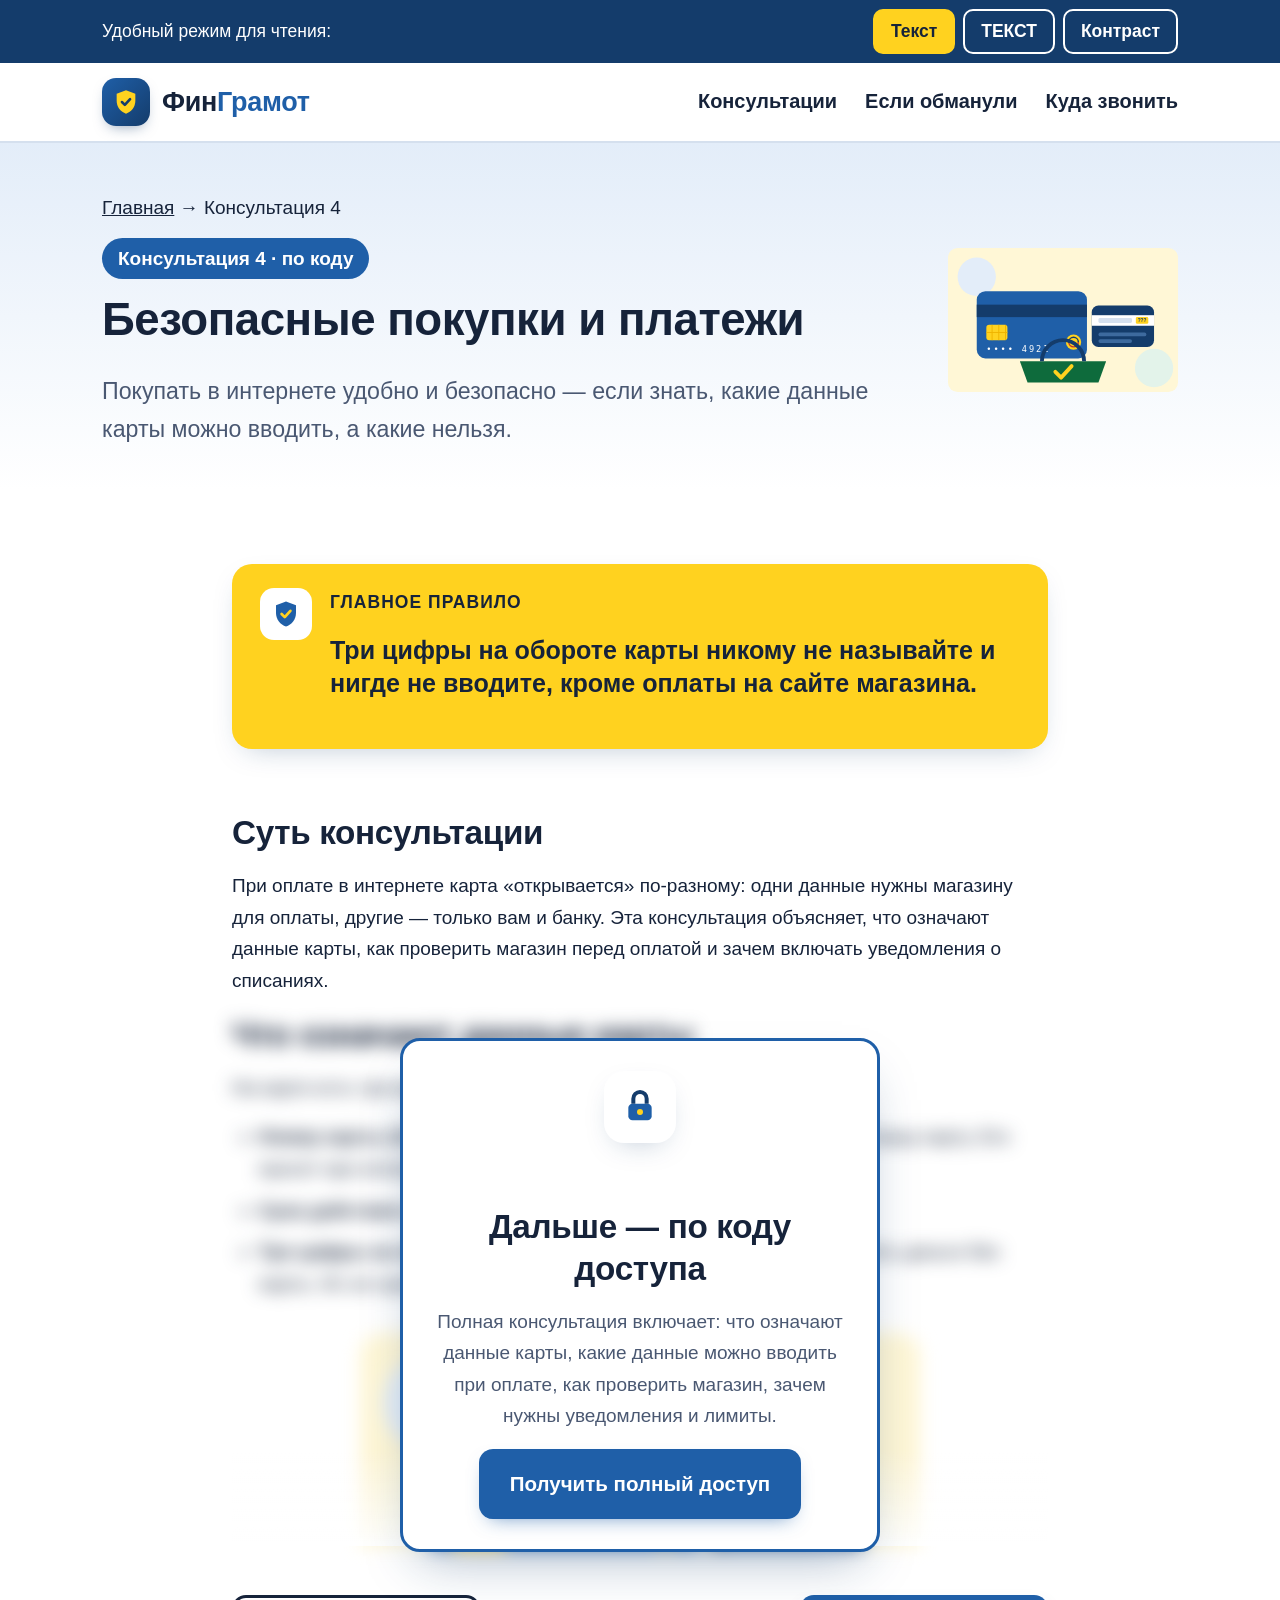
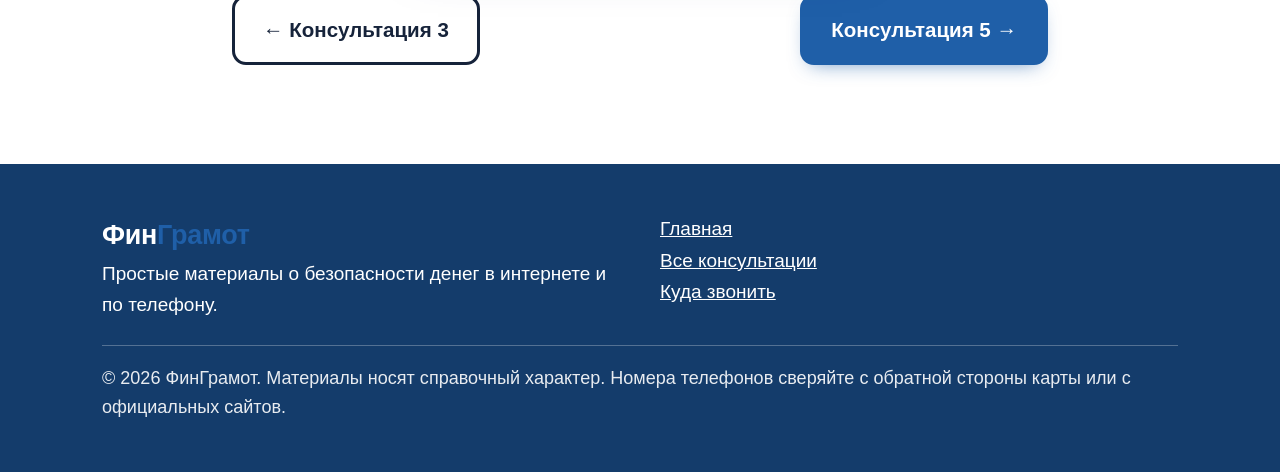
<file: consult-4.html>
<!DOCTYPE html>
<html lang="ru">
<head>
  <meta charset="UTF-8">
  <meta name="viewport" content="width=device-width, initial-scale=1">
  <title>Безопасные покупки и платежи — ФинГрамот</title>
  <meta name="description" content="Что нельзя сообщать при оплате, как проверить магазин и зачем нужны уведомления о списаниях.">
  <link rel="stylesheet" href="styles.css">
</head>
<body>

<div class="topbar">
  <div class="container topbar__in">
    <span>Удобный режим для чтения:</span>
    <div class="access">
      <button class="btn-access" type="button" data-size="normal" aria-pressed="true">Текст</button>
      <button class="btn-access" type="button" data-size="big" aria-pressed="false">ТЕКСТ</button>
      <button class="btn-access" type="button" data-contrast aria-pressed="false">Контраст</button>
    </div>
  </div>
</div>

<header class="header">
  <div class="container header__in">
    <a class="logo" href="index.html">
      <span class="logo__mark" aria-hidden="true">
        <svg viewBox="0 0 24 24" fill="none"><path d="M12 2l8 3v6c0 5.5-3.5 9.5-8 11-4.5-1.5-8-5.5-8-11V5l8-3z" fill="#ffd21f"/><path d="M8.5 12l2.5 2.5 4.5-5" stroke="#143c6b" stroke-width="2.2" stroke-linecap="round" stroke-linejoin="round"/></svg>
      </span>
      <span class="logo__name">Фин<span>Грамот</span></span>
    </a>
    <button class="burger" id="burger" type="button" aria-label="Открыть меню" aria-expanded="false" aria-controls="nav"><span></span><span></span><span></span></button>
    <nav class="nav" id="nav">
      <a href="index.html#cycle">Консультации</a>
      <a href="index.html#help">Если обманули</a>
      <a href="index.html#contacts">Куда звонить</a>
    </nav>
  </div>
</header>

<main>
  <section class="page-head">
    <div class="container page-head__grid">
      <div>
        <p class="crumbs"><a href="index.html">Главная</a> → Консультация 4</p>
        <span class="num">Консультация 4 · по коду</span>
        <h1>Безопасные покупки и платежи</h1>
        <p class="lead">Покупать в интернете удобно и безопасно — если знать, какие данные карты можно вводить, а какие нельзя.</p>
      </div>
      <div class="page-head__art" aria-hidden="true">
        <img src="images/c4.svg" alt="" width="480" height="300">
      </div>
    </div>
  </section>

  <section class="content">
    <div class="rule">
      <span class="rule__icon" aria-hidden="true">
        <svg viewBox="0 0 24 24" fill="none"><path d="M12 2l8 3v6c0 5.5-3.5 9.5-8 11-4.5-1.5-8-5.5-8-11V5l8-3z" fill="#1f5fa8"/><path d="M8.5 12l2.5 2.5 4.5-5" stroke="#ffd21f" stroke-width="2.2" stroke-linecap="round" stroke-linejoin="round"/></svg>
      </span>
      <div>
        <p class="rule__label">Главное правило</p>
        <p class="rule__text">Три цифры на обороте карты никому не называйте и нигде не вводите, кроме оплаты на сайте магазина.</p>
      </div>
    </div>

    <h2>Суть консультации</h2>
    <p>При оплате в интернете карта «открывается» по-разному: одни данные нужны магазину для оплаты, другие — только вам и банку. Эта консультация объясняет, что означают данные карты, как проверить магазин перед оплатой и зачем включать уведомления о списаниях.</p>

    <div class="lockwrap">
    <div class="paywall" id="paywall">
      <div class="paywall__card">
      <div class="paywall__icon" aria-hidden="true">
        <svg viewBox="0 0 24 24" fill="none"><rect x="5" y="10" width="14" height="10" rx="2.5" fill="#1f5fa8"/><path d="M8 10V7a4 4 0 0 1 8 0v3" stroke="#143c6b" stroke-width="2.4"/><circle cx="12" cy="15" r="1.8" fill="#ffd21f"/></svg>
      </div>
      <h2>Дальше — по коду доступа</h2>
      <p>Полная консультация включает: что означают данные карты, какие данные можно вводить при оплате, как проверить магазин, зачем нужны уведомления и лимиты.</p>
      <button class="btn btn--primary" type="button" data-open-access>Получить полный доступ</button>
      </div>
    </div>

    <div id="locked-content" class="locked" aria-hidden="true">
      <h2>Что означают данные карты</h2>
      <p>На карте есть три вида данных, и у каждого своя роль:</p>
      <ul>
        <li><b>Номер карты (16 цифр)</b> — как номер дома: по нему деньги находят вашу карту. Его просят при оплате.</li>
        <li><b>Срок действия и имя</b> — тоже нужны для оплаты.</li>
        <li><b>Три цифры на обороте</b> — как ключ от квартиры: по ним можно тратить деньги без карты. Их не нужно никому сообщать.</li>
      </ul>
      <figure class="figure">
        <img src="images/c4.svg" alt="" width="480" height="300">
        <figcaption>Спереди — номер и срок действия. Сзади — три цифры, которые нельзя никому называть.</figcaption>
      </figure>

      <div class="cardmap">
        <div class="cardmap__card cardmap__card--front">
          <span class="cardmap__chip" aria-hidden="true"></span>
          <span class="cardmap__num">•••• 4921</span>
          <span class="cardmap__label">Номер и срок — можно вводить при оплате</span>
        </div>
        <div class="cardmap__card cardmap__card--back">
          <span class="cardmap__strip" aria-hidden="true"></span>
          <span class="cardmap__cvv">•••</span>
          <span class="cardmap__label cardmap__label--warn">Три цифры — никому и нигде, кроме оплаты</span>
        </div>
      </div>
      <div class="note note--warn">
        <svg viewBox="0 0 24 24" fill="none"><path d="M12 3l10 18H2z" fill="#ffd21f" stroke="#143c6b" stroke-width="1.6" stroke-linejoin="round"/><rect x="11.2" y="10" width="1.6" height="5" rx="0.8" fill="#143c6b"/><circle cx="12" cy="17.5" r="1.1" fill="#143c6b"/></svg>
        <div><b>Важно:</b> если звонящий «из банка» просит три цифры с оборота карты или код из SMS — это мошенник. Настоящему банку эти данные не нужны: они уже есть у него.</div>
      </div>

      <h2>Какие данные можно вводить при оплате</h2>
      <div class="compare">
        <div class="compare__col compare__col--good">
          <p class="compare__title">
            <svg viewBox="0 0 24 24" fill="none"><circle cx="12" cy="12" r="10" fill="#0e6b3c"/><path d="M7.5 12.5l3 3 6-7" stroke="#fff" stroke-width="2.4" stroke-linecap="round" stroke-linejoin="round"/></svg>
            Можно вводить на сайте магазина
          </p>
          <ul>
            <li>Номер карты</li>
            <li>Срок действия</li>
            <li>Три цифры с оборота — только в поле оплаты</li>
          </ul>
        </div>
        <div class="compare__col compare__col--bad">
          <p class="compare__title">
            <svg viewBox="0 0 24 24" fill="none"><circle cx="12" cy="12" r="10" fill="#ffd21f"/><path d="M8 8l8 8M16 8l-8 8" stroke="#143c6b" stroke-width="2.4" stroke-linecap="round"/></svg>
            Нельзя сообщать никому
          </p>
          <ul>
            <li>Код из SMS — он нужен только вам для входа</li>
            <li>Пароль от банка</li>
            <li>Три цифры с оборота — по телефону, в письме, в переписке на телефоне</li>
          </ul>
        </div>
      </div>

      <h2>Как проверить магазин</h2>
      <ol class="steps">
        <li><b>Посмотрите отзывы</b> о магазине. Если их нет или все восторженные и одинаковые — осторожно.</li>
        <li><b>Проверьте цену</b>. Если товар стоит в разы дешевле, чем в других магазинах, — это приманка.</li>
        <li><b>Проверьте адрес сайта</b> — как в консультации 3: без лишних слов и опечаток.</li>
        <li><b>Оплатите на странице банка</b>. После ввода данных карты магазин должен перевести вас на страницу банка для подтверждения.</li>
      </ol>

      <h2>Уведомления и лимиты</h2>
      <p><b>Уведомления о списаниях</b> — это SMS от банка о каждой операции. Включите их: так вы сразу увидите чужое списание и успеете заблокировать карту.</p>
      <p><b>Лимит</b> — это потолок суммы, которую можно потратить за день. Установите лимит в приложении банка (программе на телефоне): даже если мошенники узнают данные карты, украсть больше лимита они не смогут.</p>
      <div class="note">
        <svg viewBox="0 0 24 24" fill="none"><circle cx="12" cy="12" r="10" fill="#0e6b3c"/><path d="M7.5 12.5l3 3 6-7" stroke="#fff" stroke-width="2.4" stroke-linecap="round" stroke-linejoin="round"/></svg>
        <div><b>Совет:</b> для покупок в незнакомых магазинах можно завести отдельную карту и держать на ней небольшую сумму. Основные деньги пусть лежат на другой карте.</div>
      </div>

      <h2>Частые вопросы</h2>
      <details>
        <summary>Магазин просит три цифры с оборота карты. Это нормально?</summary>
        <p>В поле оплаты на сайте — да, это часть оплаты. По телефону, в письме или в переписке — нет, никогда.</p>
      </details>
      <details>
        <summary>Пришло SMS о списании, которое я не делал. Что делать?</summary>
        <p>Сразу позвоните в банк по номеру с карты и заблокируйте карту. Подробная инструкция — в консультации 5.</p>
      </details>
      <details>
        <summary>Оплачивать картой в интернете вообще безопасно?</summary>
        <p>Да, если магазин проверен, сайт настоящий, а уведомления включены. Проблемы возникают чаще всего из-за спешки и поддельных сайтов.</p>
      </details>

    <section class="practice">
      <h2>Проверьте себя</h2>
      <div class="quiz">
        <div class="q" data-explain="Три цифры с оборота — ключ от карты. Они нужны только для оплаты на сайте магазина. Для «возвратов» и «подтверждений» их не спрашивают.">
          <p class="q__text">Звонят «из магазина»: «Чтобы подтвердить возврат, назовите три цифры с оборота карты». Что делать?</p>
          <div class="q__opts">
            <button type="button">Назвать — это же возврат, а не оплата</button>
            <button type="button" data-correct>Не называть: три цифры нужны только для оплаты на сайте магазина</button>
            <button type="button">Спросить номер заказа и назвать цифры</button>
          </div>
          <p class="q__result" hidden></p>
        </div>
        <div class="q" data-explain="Цена в 3 раза ниже — приманка. Так мошенники собирают данные карты. Проверьте магазин по отзывам и сравните цены в других местах.">
          <p class="q__text">Товар стоит в 3 раза дешевле, чем в других магазинах. Что это значит?</p>
          <div class="q__opts">
            <button type="button">Выгодная покупка, надо брать</button>
            <button type="button" data-correct>Приманка: так мошенники собирают данные карты. Проверьте магазин по отзывам</button>
            <button type="button">Скидка к празднику, ничего страшного</button>
          </div>
          <p class="q__result" hidden></p>
        </div>
        <div class="q" data-explain="Каждая минута на счету. Сразу позвоните в банк по номеру с карты и заблокируйте её. Подробно — в консультации 5.">
          <p class="q__text">Пришло SMS о списании, которое вы не делали. Первое действие?</p>
          <div class="q__opts">
            <button type="button">Подождать — может, списание отменится</button>
            <button type="button" data-correct>Сразу позвонить в банк по номеру с карты и заблокировать карту</button>
            <button type="button">Написать в чат магазина</button>
          </div>
          <p class="q__result" hidden></p>
        </div>
      </div>
    </section>
    </div>
    </div>

    <nav class="pager" aria-label="Другие консультации">
      <a class="btn btn--ghost" href="consult-3.html">← Консультация 3</a>
      <a class="btn btn--primary" href="consult-5.html">Консультация 5 →</a>
    </nav>
  </section>
</main>

<footer class="footer">
  <div class="container footer__in">
    <div>
      <span class="logo__name">Фин<span>Грамот</span></span>
      <p>Простые материалы о безопасности денег в интернете и по телефону.</p>
    </div>
    <div>
      <p><a href="index.html">Главная</a></p>
      <p><a href="index.html#cycle">Все консультации</a></p>
      <p><a href="index.html#contacts">Куда звонить</a></p>
    </div>
    <p class="footer__note">© 2026 ФинГрамот. Материалы носят справочный характер. Номера телефонов сверяйте с обратной стороны карты или с официальных сайтов.</p>
  </div>
</footer>

<dialog class="dialog" id="access-dialog">
  <form class="dialog__form" id="access-form">
    <h2>Код доступа</h2>
    <p>Введите код, который вам выдал консультант. Без него остальные консультации не открываются.</p>
    <label for="code">Код доступа</label>
    <input id="code" type="text" inputmode="numeric" autocomplete="off" required>
    <p class="dialog__error" id="code-error" hidden>Код неверный. Проверьте цифры.</p>
    <div class="dialog__btns">
      <button class="btn btn--primary" type="submit">Открыть</button>
      <button class="btn btn--ghost" type="button" data-close>Отмена</button>
    </div>
  </form>
</dialog>

<script src="script.js"></script>
</body>
</html>
</file>
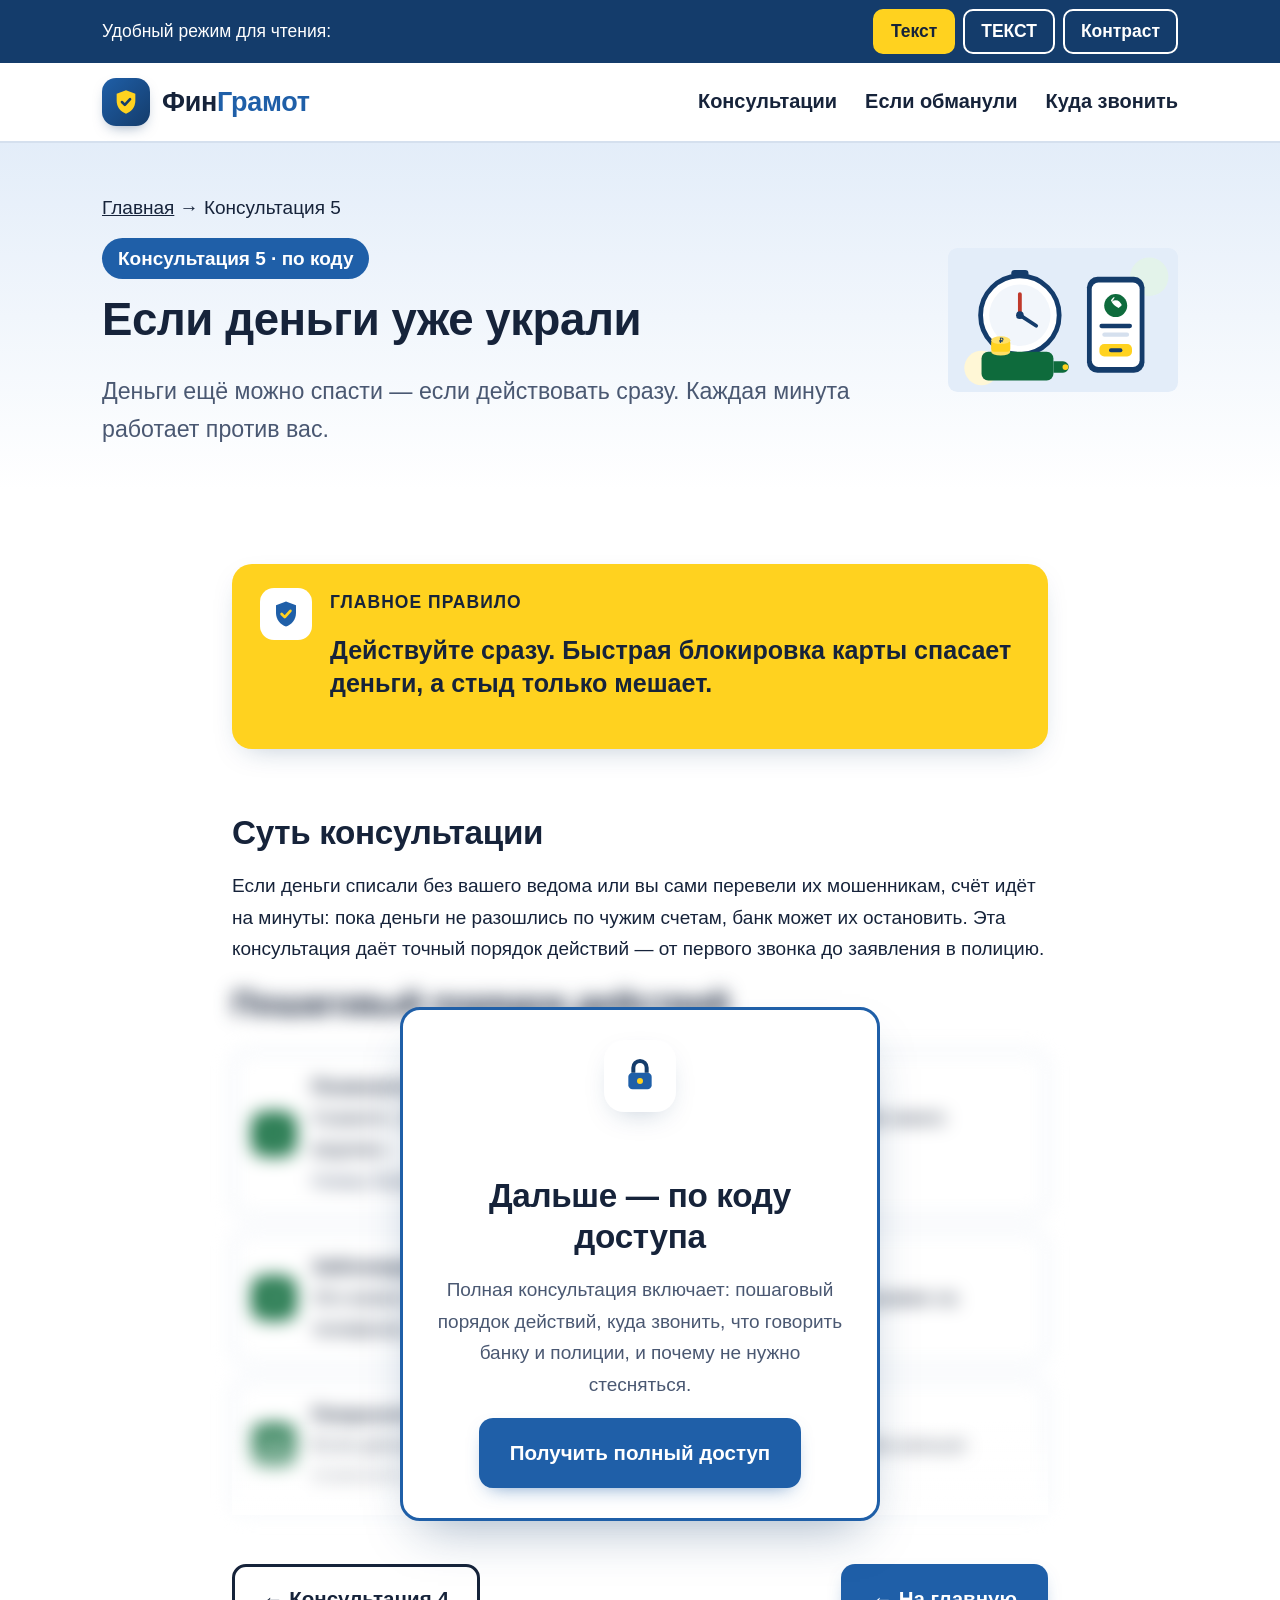
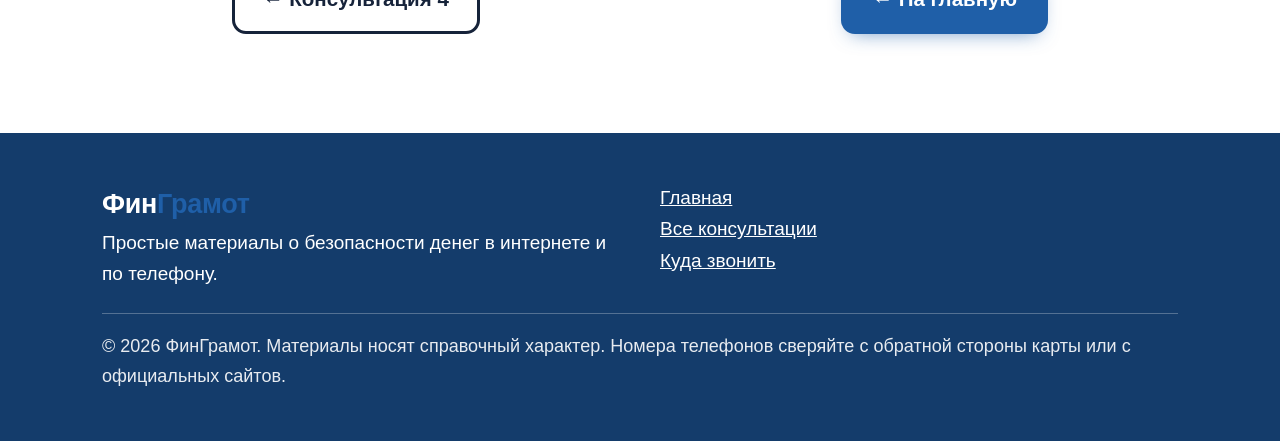
<file: consult-5.html>
<!DOCTYPE html>
<html lang="ru">
<head>
  <meta charset="UTF-8">
  <meta name="viewport" content="width=device-width, initial-scale=1">
  <title>Если деньги уже украли — ФинГрамот</title>
  <meta name="description" content="Пошаговый порядок действий: что сделать в первую очередь, чтобы спасти деньги.">
  <link rel="stylesheet" href="styles.css">
</head>
<body>

<div class="topbar">
  <div class="container topbar__in">
    <span>Удобный режим для чтения:</span>
    <div class="access">
      <button class="btn-access" type="button" data-size="normal" aria-pressed="true">Текст</button>
      <button class="btn-access" type="button" data-size="big" aria-pressed="false">ТЕКСТ</button>
      <button class="btn-access" type="button" data-contrast aria-pressed="false">Контраст</button>
    </div>
  </div>
</div>

<header class="header">
  <div class="container header__in">
    <a class="logo" href="index.html">
      <span class="logo__mark" aria-hidden="true">
        <svg viewBox="0 0 24 24" fill="none"><path d="M12 2l8 3v6c0 5.5-3.5 9.5-8 11-4.5-1.5-8-5.5-8-11V5l8-3z" fill="#ffd21f"/><path d="M8.5 12l2.5 2.5 4.5-5" stroke="#143c6b" stroke-width="2.2" stroke-linecap="round" stroke-linejoin="round"/></svg>
      </span>
      <span class="logo__name">Фин<span>Грамот</span></span>
    </a>
    <button class="burger" id="burger" type="button" aria-label="Открыть меню" aria-expanded="false" aria-controls="nav"><span></span><span></span><span></span></button>
    <nav class="nav" id="nav">
      <a href="index.html#cycle">Консультации</a>
      <a href="index.html#help">Если обманули</a>
      <a href="index.html#contacts">Куда звонить</a>
    </nav>
  </div>
</header>

<main>
  <section class="page-head">
    <div class="container page-head__grid">
      <div>
        <p class="crumbs"><a href="index.html">Главная</a> → Консультация 5</p>
        <span class="num">Консультация 5 · по коду</span>
        <h1>Если деньги уже украли</h1>
        <p class="lead">Деньги ещё можно спасти — если действовать сразу. Каждая минута работает против вас.</p>
      </div>
      <div class="page-head__art" aria-hidden="true">
        <img src="images/c5.svg" alt="" width="480" height="300">
      </div>
    </div>
  </section>

  <section class="content">
    <div class="rule">
      <span class="rule__icon" aria-hidden="true">
        <svg viewBox="0 0 24 24" fill="none"><path d="M12 2l8 3v6c0 5.5-3.5 9.5-8 11-4.5-1.5-8-5.5-8-11V5l8-3z" fill="#1f5fa8"/><path d="M8.5 12l2.5 2.5 4.5-5" stroke="#ffd21f" stroke-width="2.2" stroke-linecap="round" stroke-linejoin="round"/></svg>
      </span>
      <div>
        <p class="rule__label">Главное правило</p>
        <p class="rule__text">Действуйте сразу. Быстрая блокировка карты спасает деньги, а стыд только мешает.</p>
      </div>
    </div>

    <h2>Суть консультации</h2>
    <p>Если деньги списали без вашего ведома или вы сами перевели их мошенникам, счёт идёт на минуты: пока деньги не разошлись по чужим счетам, банк может их остановить. Эта консультация даёт точный порядок действий — от первого звонка до заявления в полицию.</p>

    <div class="lockwrap">
    <div class="paywall" id="paywall">
      <div class="paywall__card">
      <div class="paywall__icon" aria-hidden="true">
        <svg viewBox="0 0 24 24" fill="none"><rect x="5" y="10" width="14" height="10" rx="2.5" fill="#1f5fa8"/><path d="M8 10V7a4 4 0 0 1 8 0v3" stroke="#143c6b" stroke-width="2.4"/><circle cx="12" cy="15" r="1.8" fill="#ffd21f"/></svg>
      </div>
      <h2>Дальше — по коду доступа</h2>
      <p>Полная консультация включает: пошаговый порядок действий, куда звонить, что говорить банку и полиции, и почему не нужно стесняться.</p>
      <button class="btn btn--primary" type="button" data-open-access>Получить полный доступ</button>
      </div>
    </div>

    <div id="locked-content" class="locked" aria-hidden="true">
      <h2>Пошаговый порядок действий</h2>
      <ol class="steps">
        <li><b>Позвоните в банк по номеру с обратной стороны карты.</b> Скажите: «Прошу заблокировать карту, с неё списали деньги без моего ведома».<span class="hint">Номер банка также есть на его официальном сайте.</span></li>
        <li><b>Заблокируйте карту.</b> Это можно сделать по телефону или в приложении банка (программе на телефоне). Блокировка останавливает новые списания.</li>
        <li><b>Попросите банк отменить операцию.</b> Если деньги ещё не ушли с вашего счёта, их можно вернуть. Чем раньше позвоните — тем больше шансов.</li>
        <li><b>Напишите заявление в банк</b> о несогласии с операцией. Банк обязан рассмотреть его и провести проверку.</li>
        <li><b>Обратитесь в полицию.</b> Позвоните 102 или подайте заявление в ближайшем отделении. Возьмите с собой выписку из банка (распечатку операций по карте).</li>
      </ol>
      <figure class="figure">
        <img src="images/c5.svg" alt="" width="480" height="300">
        <figcaption>Первый звонок в банк — самое важное действие. Часы работают против вас.</figcaption>
      </figure>

      <div class="timeline">
        <div class="timeline__item">
          <span class="timeline__when">Сразу</span>
          <p>Звонок в банк по номеру с карты — попросите заблокировать карту</p>
        </div>
        <div class="timeline__item">
          <span class="timeline__when">5 минут</span>
          <p>Попросите банк отменить последнюю операцию</p>
        </div>
        <div class="timeline__item">
          <span class="timeline__when">Сегодня</span>
          <p>Заявление в банк и в полицию</p>
        </div>
      </div>

      <h2>Куда звонить</h2>
      <div class="contacts">
        <div class="contact"><b>Банк</b><span>Номер с обратной стороны карты — первым делом</span></div>
        <div class="contact"><b>102</b><span>Полиция</span></div>
        <div class="contact"><b>112</b><span>Единый номер экстренных служб</span></div>
      </div>

      <h2>Что говорить банку</h2>
      <p>Говорите коротко и по делу:</p>
      <ul>
        <li>«Прошу заблокировать мою карту».</li>
        <li>«С карты списали деньги без моего ведома» (или: «Я перевёл деньги мошенникам»).</li>
        <li>«Прошу отменить последнюю операцию и оформить заявление о несогласии с операцией».</li>
      </ul>
      <div class="note">
        <svg viewBox="0 0 24 24" fill="none"><circle cx="12" cy="12" r="10" fill="#0e6b3c"/><path d="M7.5 12.5l3 3 6-7" stroke="#fff" stroke-width="2.4" stroke-linecap="round" stroke-linejoin="round"/></svg>
        <div><b>Запомните:</b> банк не спросит у вас код из SMS и не попросит перевести деньги. Если «сотрудник банка» это делает — положите трубку и перезвоните по номеру с карты.</div>
      </div>

      <h2>Почему не нужно стесняться</h2>
      <p>Многие откладывают звонок, потому что «стыдно» или «сам виноват». Это ошибка, которая стоит денег. Мошенники обманывают даже опытных людей — они делают это профессионально, каждый день. Стыд мешает, а быстрая блокировка спасает. Позвоните в банк сразу — и не ругайте себя: энергия нужна на действия, а не на переживания.</p>

      <h2>Частые вопросы</h2>
      <details>
        <summary>Я сам перевёл деньги мошенникам. Банк их вернёт?</summary>
        <p>Не гарантированно, но шансы есть, если действовать быстро: пока деньги не разошлись по чужим счетам, банк может их остановить. Позвоните в банк немедленно и напишите заявление.</p>
      </details>
      <details>
        <summary>Нужно ли идти в полицию, если сумма небольшая?</summary>
        <p>Да. Заявление стоит немного времени, а мошенники обманывают многих людей — ваши данные помогут общему делу.</p>
      </details>
      <details>
        <summary>Карта заблокирована. Что дальше?</summary>
        <p>Закажите новую карту в банке — это обычная процедура. Смените пароли от банка и Госуслуг, проверьте, не привязаны ли к старой карте автоплатежи и платные услуги.</p>
      </details>

    <section class="practice">
      <h2>Проверьте себя</h2>
      <div class="quiz">
        <div class="q" data-explain="Первое действие — звонок в банк по номеру с обратной стороны карты. Пока деньги не разошлись по чужим счетам, банк может их остановить.">
          <p class="q__text">С карты списали деньги, которых вы не тратили. Первое действие?</p>
          <div class="q__opts">
            <button type="button" data-correct>Позвонить в банк по номеру с обратной стороны карты</button>
            <button type="button">Написать заявление в полицию</button>
            <button type="button">Попытаться дозвониться до мошенников и вернуть деньги</button>
          </div>
          <p class="q__result" hidden></p>
        </div>
        <div class="q" data-explain="Говорите чётко: «Прошу заблокировать карту и отменить последнюю операцию». Чем быстрее — тем больше шансов спасти деньги.">
          <p class="q__text">Что говорить банку при звонке?</p>
          <div class="q__opts">
            <button type="button" data-correct>«Прошу заблокировать карту и отменить последнюю операцию»</button>
            <button type="button">«Разберитесь сами, это не я платил»</button>
            <button type="button">«Я приду в отделение через неделю»</button>
          </div>
          <p class="q__result" hidden></p>
        </div>
        <div class="q" data-explain="Шанс есть, если действовать быстро: пока деньги не разошлись по чужим счетам, банк может остановить перевод. Поэтому звоните немедленно.">
          <p class="q__text">Вы сами перевели деньги мошенникам. Есть ли шанс вернуть деньги?</p>
          <div class="q__opts">
            <button type="button">Нет, деньги пропали навсегда</button>
            <button type="button" data-correct>Шанс есть, если действовать быстро: банк может остановить перевод</button>
            <button type="button">Да, банк обязан вернуть всё в любом случае</button>
          </div>
          <p class="q__result" hidden></p>
        </div>
      </div>
    </section>
    </div>
    </div>

    <nav class="pager" aria-label="Другие консультации">
      <a class="btn btn--ghost" href="consult-4.html">← Консультация 4</a>
      <a class="btn btn--primary" href="index.html">← На главную</a>
    </nav>
  </section>
</main>

<footer class="footer">
  <div class="container footer__in">
    <div>
      <span class="logo__name">Фин<span>Грамот</span></span>
      <p>Простые материалы о безопасности денег в интернете и по телефону.</p>
    </div>
    <div>
      <p><a href="index.html">Главная</a></p>
      <p><a href="index.html#cycle">Все консультации</a></p>
      <p><a href="index.html#contacts">Куда звонить</a></p>
    </div>
    <p class="footer__note">© 2026 ФинГрамот. Материалы носят справочный характер. Номера телефонов сверяйте с обратной стороны карты или с официальных сайтов.</p>
  </div>
</footer>

<dialog class="dialog" id="access-dialog">
  <form class="dialog__form" id="access-form">
    <h2>Код доступа</h2>
    <p>Введите код, который вам выдал консультант. Без него остальные консультации не открываются.</p>
    <label for="code">Код доступа</label>
    <input id="code" type="text" inputmode="numeric" autocomplete="off" required>
    <p class="dialog__error" id="code-error" hidden>Код неверный. Проверьте цифры.</p>
    <div class="dialog__btns">
      <button class="btn btn--primary" type="submit">Открыть</button>
      <button class="btn btn--ghost" type="button" data-close>Отмена</button>
    </div>
  </form>
</dialog>

<script src="script.js"></script>
</body>
</html>
</file>
<file: styles.css>
/* ============================================================
   ФинГрамот — сайт консультаций по финансовой безопасности
   Палитра: белый, жёлтый, синий, зелёный. Текст — тёмный или белый.
   ============================================================ */

:root {
  --white: #ffffff;
  --ink: #16233a;
  --bg: #f2f6fb;
  --blue: #1f5fa8;
  --blue-dark: #143c6b;
  --blue-light: #e3edf9;
  --yellow: #ffd21f;
  --yellow-light: #fff7d6;
  --green: #0e6b3c;
  --green-light: #e3f3ea;
  --line: #d5e0ee;
  --muted: #4a5872;
  --radius: 20px;
  --shadow: 0 10px 30px -14px rgba(20, 60, 107, .35);
  --shadow-lg: 0 24px 50px -20px rgba(20, 60, 107, .4);
}

/* Режим контраста: чёрный фон, белый текст, жёлтые акценты */
html.contrast {
  --white: #000;
  --ink: #fff;
  --bg: #000;
  --blue-light: #111;
  --yellow-light: #111;
  --green-light: #111;
  --line: #fff;
  --muted: #fff;
  --shadow: none;
  --shadow-lg: none;
}

* { box-sizing: border-box; margin: 0; padding: 0; }

/* Базовый размер в rem — кнопка «ТЕКСТ» меняет всё сразу */
html { font-size: 19px; scroll-behavior: smooth; }
html.big { font-size: 24px; }

body {
  font-family: "Segoe UI", Roboto, Arial, sans-serif;
  line-height: 1.65;
  color: var(--ink);
  background: var(--white);
}
html.contrast body { background: #000; }

a { color: var(--blue); }
html.contrast a { color: var(--yellow); }
:focus-visible { outline: 4px solid var(--yellow); outline-offset: 3px; }
[hidden] { display: none !important; }
ul, ol { padding-left: 1.4em; }
li { margin-bottom: .55em; }
img { max-width: 100%; height: auto; }

.container { width: 100%; max-width: 1120px; margin: 0 auto; padding: 0 22px; }
.section { padding: 3.4rem 0; }
.section--tint { background: var(--bg); }
html.contrast .section--tint { background: #000; }

h1 { font-size: 2.4rem; line-height: 1.18; margin-bottom: .55em; letter-spacing: -.01em; }
h2 { font-size: 1.75rem; line-height: 1.25; margin: 1.7em 0 .5em; letter-spacing: -.01em; }
h3 { font-size: 1.28rem; margin-bottom: .35em; }
.lead { font-size: 1.22rem; color: var(--muted); max-width: 46rem; }
html.contrast .lead { color: #fff; }

/* ---------- Плавное появление блоков (добавляет script.js) ---------- */
.reveal { opacity: 0; transform: translateY(18px); transition: opacity .55s ease, transform .55s ease; }
.reveal.is-visible { opacity: 1; transform: none; }
@media (prefers-reduced-motion: reduce) {
  .reveal { opacity: 1; transform: none; transition: none; }
  html { scroll-behavior: auto; }
}
html.contrast .reveal { opacity: 1; transform: none; transition: none; }

/* ---------- Верхняя полоса доступности ---------- */
.topbar { background: var(--blue-dark); color: #fff; font-size: .92rem; }
html.contrast .topbar { background: #000; border-bottom: 2px solid #fff; }
.topbar__in { display: flex; align-items: center; justify-content: space-between; gap: 12px; padding-top: 9px; padding-bottom: 9px; flex-wrap: wrap; }
.access { display: flex; gap: 8px; flex-wrap: wrap; }
.btn-access {
  font: inherit; font-weight: 700; color: #fff;
  background: transparent; border: 2px solid #fff;
  border-radius: 10px; padding: 6px 16px; cursor: pointer;
  transition: background .15s ease, color .15s ease;
}
.btn-access:hover { background: rgba(255,255,255,.15); }
.btn-access[aria-pressed="true"] { background: var(--yellow); color: var(--ink); border-color: var(--yellow); }
.btn-access:focus-visible { outline-color: var(--yellow); }

/* ---------- Шапка ---------- */
.header {
  background: rgba(255, 255, 255, .92);
  -webkit-backdrop-filter: blur(10px); backdrop-filter: blur(10px);
  border-bottom: 2px solid var(--line);
  position: sticky; top: 0; z-index: 20;
}
html.contrast .header { background: #000; border-bottom-color: #fff; }
.header__in { display: flex; align-items: center; justify-content: space-between; min-height: 78px; gap: 16px; }
.logo { display: flex; align-items: center; gap: 12px; text-decoration: none; color: var(--ink); }
.logo__mark {
  width: 48px; height: 48px; border-radius: 14px; flex: none;
  background: linear-gradient(135deg, var(--blue) 0%, var(--blue-dark) 100%);
  color: #fff; display: grid; place-items: center;
  box-shadow: 0 6px 14px -6px rgba(20, 60, 107, .5);
}
html.contrast .logo__mark { background: #000; border: 2px solid var(--yellow); box-shadow: none; }
.logo__mark svg { width: 28px; height: 28px; }
.logo__name { font-size: 1.42rem; font-weight: 800; letter-spacing: -.01em; }
.logo__name span { color: var(--blue); }
html.contrast .logo__name span { color: var(--yellow); }
.nav { display: flex; gap: 28px; }
.nav a { color: var(--ink); font-weight: 600; text-decoration: none; font-size: 1.05rem; padding: 6px 0; position: relative; }
.nav a::after {
  content: ""; position: absolute; left: 0; right: 100%; bottom: 0; height: 3px;
  background: var(--yellow); border-radius: 2px; transition: right .2s ease;
}
.nav a:hover::after { right: 0; }
.nav a:hover { color: var(--blue-dark); }
html.contrast .nav a::after { display: none; }
html.contrast .nav a:hover { color: var(--yellow); }
.burger { display: none; width: 52px; height: 52px; border: 2px solid var(--ink); border-radius: 12px; background: var(--white); cursor: pointer; }
html.contrast .burger { background: #000; }
.burger span { display: block; width: 24px; height: 3px; margin: 4px auto; background: var(--ink); border-radius: 2px; transition: transform .2s ease, opacity .2s ease; }
html.contrast .burger span { background: #fff; }
.burger[aria-expanded="true"] span:nth-child(1) { transform: translateY(7px) rotate(45deg); }
.burger[aria-expanded="true"] span:nth-child(2) { opacity: 0; }
.burger[aria-expanded="true"] span:nth-child(3) { transform: translateY(-7px) rotate(-45deg); }

/* ---------- Кнопки ---------- */
.btn {
  display: inline-flex; align-items: center; justify-content: center; gap: 10px;
  padding: 15px 28px; border-radius: 14px; border: 3px solid transparent;
  font: inherit; font-weight: 700; font-size: 1.08rem; text-decoration: none;
  cursor: pointer; transition: transform .15s ease, box-shadow .15s ease, background .15s ease;
}
.btn:hover { transform: translateY(-2px); box-shadow: var(--shadow); }
.btn--primary { background: var(--blue); color: #fff; box-shadow: 0 8px 20px -10px rgba(31, 95, 168, .7); }
.btn--primary:hover { background: var(--blue-dark); }
.btn--yellow { background: var(--yellow); color: var(--ink); }
.btn--yellow:hover { background: #f5c400; }
.btn--ghost { background: var(--white); color: var(--ink); border-color: var(--ink); }
.btn--green { background: var(--green); color: #fff; }
.btn--green:hover { background: #0a5230; }
html.contrast .btn--primary,
html.contrast .btn--yellow,
html.contrast .btn--green { background: #000; color: var(--yellow); border-color: var(--yellow); box-shadow: none; }
html.contrast .btn--ghost { background: #000; color: #fff; border-color: #fff; }

/* ---------- Первый экран ---------- */
.hero {
  position: relative; overflow: hidden;
  background: linear-gradient(180deg, var(--blue-light) 0%, var(--white) 100%);
  padding: 3.6rem 0 4rem;
}
html.contrast .hero { background: #000; }
.hero::before {
  content: ""; position: absolute; right: -140px; top: -140px;
  width: 420px; height: 420px; border-radius: 50%;
  background: var(--yellow-light); z-index: 0;
}
html.contrast .hero::before { background: transparent; border: 3px solid var(--yellow); }
.hero::after {
  content: ""; position: absolute; left: -120px; bottom: -160px;
  width: 320px; height: 320px; border-radius: 50%;
  background: var(--green-light); z-index: 0;
}
html.contrast .hero::after { background: transparent; border: 3px solid #fff; }
.hero__grid { position: relative; z-index: 1; display: grid; grid-template-columns: 1.1fr .9fr; gap: 44px; align-items: center; }
.hero__badge {
  display: inline-flex; align-items: center; gap: 10px;
  background: var(--white); border: 2px solid var(--line); border-radius: 999px;
  padding: 8px 18px; font-weight: 700; font-size: .98rem; margin-bottom: 1.2rem;
  box-shadow: var(--shadow);
}
html.contrast .hero__badge { background: #000; border-color: #fff; }
.hero__badge svg { width: 20px; height: 20px; flex: none; }
.hero__actions { display: flex; flex-wrap: wrap; gap: 14px; margin: 1.7rem 0 2.1rem; }
.facts { display: flex; gap: 34px; flex-wrap: wrap; }
.facts b { display: block; font-size: 1.8rem; color: var(--blue); line-height: 1.1; }
html.contrast .facts b { color: var(--yellow); }
.facts span { color: var(--muted); font-size: 1rem; }
html.contrast .facts span { color: #fff; }
.hero__art { display: grid; place-items: center; }
.hero__art img { width: 100%; max-width: 430px; height: auto; filter: drop-shadow(0 24px 30px rgba(20, 60, 107, .25)); }
html.contrast .hero__art img { filter: none; }

/* ---------- Введение: как пользоваться сайтом ---------- */
.howto { display: grid; grid-template-columns: repeat(3, 1fr); gap: 22px; margin-top: 28px; }
.howto__item {
  background: var(--white); border: 2px solid var(--line); border-radius: var(--radius);
  padding: 26px 24px; box-shadow: var(--shadow); position: relative;
}
html.contrast .howto__item { background: #000; }
.howto__num {
  width: 46px; height: 46px; border-radius: 12px; display: grid; place-items: center;
  background: var(--blue-light); color: var(--blue-dark); font-weight: 800; font-size: 1.3rem;
  margin-bottom: 14px;
}
html.contrast .howto__num { background: #000; color: var(--yellow); border: 2px solid var(--yellow); }
.howto__item h3 { margin-bottom: 6px; }
.howto__item p { color: var(--muted); font-size: 1.02rem; }
html.contrast .howto__item p { color: #fff; }

/* ---------- Главное правило (жёлтый блок) ---------- */
.rule {
  background: var(--yellow); color: var(--ink);
  border-radius: var(--radius); padding: 24px 28px; margin: 1.5rem 0 1.9rem;
  display: flex; gap: 18px; align-items: flex-start;
  box-shadow: var(--shadow);
}
html.contrast .rule { background: #000; color: #fff; border: 3px solid var(--yellow); box-shadow: none; }
.rule__icon { flex: none; width: 52px; height: 52px; border-radius: 14px; background: var(--white); display: grid; place-items: center; }
html.contrast .rule__icon { background: #000; border: 2px solid var(--yellow); }
.rule__icon svg { width: 30px; height: 30px; }
.rule__label { font-size: .92rem; font-weight: 800; text-transform: uppercase; letter-spacing: .06em; margin-bottom: 4px; }
.rule__text { font-size: 1.32rem; font-weight: 700; line-height: 1.35; }

/* ---------- Выбор консультаций на главной ---------- */
.featured {
  display: grid; grid-template-columns: .9fr 1.1fr; gap: 34px; align-items: center;
  background: var(--white); border: 2px solid var(--line); border-radius: 24px;
  padding: 30px; box-shadow: var(--shadow-lg); margin-top: 28px;
  text-decoration: none; color: var(--ink);
  transition: transform .2s ease, box-shadow .2s ease, border-color .2s ease;
}
html.contrast .featured { background: #000; }
.featured:hover { transform: translateY(-6px); border-color: var(--blue); box-shadow: var(--shadow-lg); }
html.contrast .featured:hover { border-color: var(--yellow); }
.featured__art { display: grid; place-items: center; }
.featured__art img { width: 100%; max-width: 380px; height: auto; }
.featured__body { display: flex; flex-direction: column; gap: 12px; align-items: flex-start; }
.featured__hint {
  display: inline-flex; align-items: center; gap: 8px;
  background: var(--green-light); color: var(--green);
  border-radius: 999px; padding: 6px 16px; font-weight: 700; font-size: .95rem;
}
html.contrast .featured__hint { background: #000; color: var(--yellow); border: 2px solid var(--yellow); }
.featured h3 { font-size: 1.6rem; margin: 0; }
.featured p { color: var(--muted); }
html.contrast .featured p { color: #fff; }
.featured .btn { margin-top: 6px; }

.cards { display: grid; grid-template-columns: repeat(2, 1fr); gap: 24px; margin-top: 24px; }
.card {
  background: var(--white); border: 2px solid var(--line); border-radius: var(--radius);
  padding: 0; box-shadow: var(--shadow); display: flex; flex-direction: column;
  text-decoration: none; color: var(--ink); overflow: hidden;
  transition: transform .2s ease, box-shadow .2s ease, border-color .2s ease;
}
html.contrast .card { background: #000; border-color: #fff; }
.card:hover { transform: translateY(-6px); box-shadow: var(--shadow-lg); border-color: var(--blue); }
html.contrast .card:hover { border-color: var(--yellow); }
.card__img { width: 100%; height: auto; display: block; background: var(--bg); }
html.contrast .card__img { background: #000; }
.card__body { padding: 22px 24px 24px; display: flex; flex-direction: column; gap: 10px; flex: 1; }
.card__top { display: flex; align-items: center; justify-content: space-between; gap: 10px; }
.card__num {
  width: 50px; height: 50px; border-radius: 14px; flex: none;
  background: var(--blue); color: #fff; display: grid; place-items: center;
  font-size: 1.45rem; font-weight: 800;
}
html.contrast .card__num { background: #000; color: var(--yellow); border: 2px solid var(--yellow); }
.tag { font-size: .92rem; font-weight: 700; padding: 5px 14px; border-radius: 999px; white-space: nowrap; }
.tag--free { background: var(--green); color: #fff; }
.tag--lock { background: var(--yellow); color: var(--ink); }
html.contrast .tag--free, html.contrast .tag--lock { background: #000; color: var(--yellow); border: 2px solid var(--yellow); }
.card h3 { margin: 0; }
.card p { color: var(--muted); }
html.contrast .card p { color: #fff; }
.card__go { margin-top: auto; font-weight: 700; color: var(--blue); display: inline-flex; align-items: center; gap: 8px; }
html.contrast .card__go { color: var(--yellow); }

/* ---------- Схема «признаки» (флаги) ---------- */
.flags { display: grid; grid-template-columns: repeat(2, 1fr); gap: 16px; margin: 1.4rem 0; }
.flag {
  background: var(--white); border: 2px solid var(--line); border-radius: 16px;
  padding: 18px 20px; display: flex; flex-direction: column; gap: 6px;
}
html.contrast .flag { background: #000; }
.flag__icon { width: 40px; height: 40px; border-radius: 12px; display: grid; place-items: center; margin-bottom: 4px; }
.flag__icon svg { width: 30px; height: 30px; }
.flag b { font-size: 1.12rem; }
.flag p { color: var(--muted); font-size: 1rem; margin: 0; }
html.contrast .flag p { color: #fff; }

/* ---------- Схема «приём запоминания» ---------- */
.recipe { display: flex; align-items: stretch; gap: 14px; margin: 1.4rem 0; flex-wrap: wrap; }
.recipe__step {
  flex: 1 1 220px; background: var(--white); border: 2px solid var(--line); border-radius: 16px;
  padding: 18px 20px; display: flex; flex-direction: column; gap: 6px;
}
html.contrast .recipe__step { background: #000; }
.recipe__step b { font-size: 1.05rem; }
.recipe__step p { color: var(--muted); font-size: 1.02rem; margin: 0; }
html.contrast .recipe__step p { color: #fff; }
.recipe__step--result { background: var(--green-light); border-color: var(--green); }
html.contrast .recipe__step--result { background: #000; border-color: var(--yellow); }
.recipe__step--result p { font-size: 1.5rem; font-weight: 800; color: var(--green); letter-spacing: .04em; }
html.contrast .recipe__step--result p { color: var(--yellow); }
.recipe__arrow { align-self: center; font-size: 1.8rem; font-weight: 800; color: var(--blue); }
html.contrast .recipe__arrow { color: var(--yellow); }

/* ---------- Схема «как читать адрес сайта» ---------- */
.urlbar { margin: 1.4rem 0; }
.urlbar__line {
  display: flex; align-items: center; gap: 2px; flex-wrap: wrap;
  background: var(--white); border: 2px solid var(--line); border-radius: 14px;
  padding: 16px 20px; font-size: 1.25rem; font-weight: 700; font-family: "Consolas", "Courier New", monospace;
  box-shadow: var(--shadow);
}
html.contrast .urlbar__line { background: #000; }
.urlbar__part { padding: 4px 8px; border-radius: 8px; }
.urlbar__part--bait { background: var(--yellow-light); color: #8a6d00; }
html.contrast .urlbar__part--bait { background: #000; color: var(--yellow); border: 2px solid var(--yellow); }
.urlbar__part--real { background: var(--green-light); color: var(--green); }
html.contrast .urlbar__part--real { background: #000; color: #fff; border: 2px solid #fff; }
.urlbar__legend { display: flex; gap: 22px; flex-wrap: wrap; margin-top: 12px; font-size: 1rem; }
.urlbar__legend span { display: inline-flex; align-items: center; gap: 8px; }
.urlbar__dot { width: 14px; height: 14px; border-radius: 4px; display: inline-block; }
.urlbar__dot--bait { background: var(--yellow); }
.urlbar__dot--real { background: var(--green); }

/* ---------- Схема «зоны карты» ---------- */
.cardmap { display: grid; grid-template-columns: 1fr 1fr; gap: 20px; margin: 1.4rem 0; }
.cardmap__card {
  border-radius: 18px; padding: 22px 20px; position: relative;
  display: flex; flex-direction: column; gap: 12px; min-height: 150px;
}
.cardmap__card--front { background: var(--blue); color: #fff; }
.cardmap__card--back { background: var(--blue-dark); color: #fff; }
html.contrast .cardmap__card--front { background: #000; border: 3px solid #fff; }
html.contrast .cardmap__card--back { background: #000; border: 3px solid var(--yellow); }
.cardmap__chip { width: 44px; height: 32px; border-radius: 8px; background: var(--yellow); }
.cardmap__num { font-size: 1.3rem; font-weight: 700; letter-spacing: .12em; font-family: "Consolas", monospace; }
.cardmap__strip { height: 34px; border-radius: 6px; background: rgba(255,255,255,.25); }
.cardmap__cvv {
  align-self: flex-end; background: var(--white); color: var(--ink);
  padding: 6px 14px; border-radius: 8px; font-weight: 800; font-size: 1.2rem; letter-spacing: .15em;
}
html.contrast .cardmap__cvv { background: #000; color: var(--yellow); border: 2px solid var(--yellow); }
.cardmap__label {
  margin-top: auto; font-size: 1rem; font-weight: 700;
  background: rgba(255,255,255,.16); border-radius: 10px; padding: 10px 14px;
}
html.contrast .cardmap__label { background: #000; border: 2px solid #fff; }
.cardmap__label--warn { background: var(--yellow); color: var(--ink); }
html.contrast .cardmap__label--warn { background: #000; color: var(--yellow); border-color: var(--yellow); }

/* ---------- Схема «первые действия» (таймлайн) ---------- */
.timeline { display: grid; gap: 14px; margin: 1.4rem 0; }
.timeline__item {
  display: flex; gap: 16px; align-items: flex-start;
  background: var(--white); border: 2px solid var(--line); border-radius: 16px; padding: 16px 20px;
}
html.contrast .timeline__item { background: #000; }
.timeline__when {
  flex: none; background: var(--green); color: #fff; border-radius: 10px;
  padding: 8px 14px; font-weight: 800; font-size: 1rem; white-space: nowrap;
}
html.contrast .timeline__when { background: #000; color: var(--yellow); border: 2px solid var(--yellow); }
.timeline__item p { margin: 0; color: var(--muted); font-size: 1.05rem; }
html.contrast .timeline__item p { color: #fff; }

/* ---------- Сравнение «так / не так» ---------- */
.compare { display: grid; grid-template-columns: 1fr 1fr; gap: 22px; margin: 1.6rem 0; }
.compare__col { border-radius: var(--radius); padding: 26px; border: 3px solid; }
.compare__col--bad { background: var(--yellow-light); border-color: var(--yellow); }
.compare__col--good { background: var(--green-light); border-color: var(--green); }
html.contrast .compare__col--bad, html.contrast .compare__col--good { background: #000; }
html.contrast .compare__col--bad { border-color: var(--yellow); }
html.contrast .compare__col--good { border-color: #fff; }
.compare__title { display: flex; align-items: center; gap: 12px; font-size: 1.2rem; font-weight: 800; margin-bottom: 14px; }
.compare__title svg { width: 30px; height: 30px; flex: none; }
.compare__col ul { margin: 0; }
.compare__col li { margin-bottom: .7em; }

/* ---------- Диалог-схема (пример разговора) ---------- */
.talk { display: grid; gap: 14px; margin: 1.6rem 0; max-width: 680px; }
.bubble { padding: 16px 22px; border-radius: 18px; max-width: 88%; position: relative; }
.bubble b { display: block; font-size: .9rem; text-transform: uppercase; letter-spacing: .05em; margin-bottom: 4px; }
.bubble--scam { background: var(--yellow-light); border: 2px solid var(--yellow); justify-self: start; border-bottom-left-radius: 6px; }
html.contrast .bubble--scam { background: #000; border-color: var(--yellow); }
.bubble--scam b { color: #8a6d00; }
html.contrast .bubble--scam b { color: var(--yellow); }
.bubble--you { background: var(--green-light); border: 2px solid var(--green); justify-self: end; border-bottom-right-radius: 6px; }
html.contrast .bubble--you { background: #000; border-color: #fff; }
.bubble--you b { color: var(--green); }
html.contrast .bubble--you b { color: #fff; }

/* ---------- Шаги ---------- */
.steps { counter-reset: st; list-style: none; padding: 0; margin: 1.4rem 0; }
.steps li {
  counter-increment: st; position: relative;
  padding: 18px 20px 18px 78px; margin-bottom: 14px;
  background: var(--white); border: 2px solid var(--line); border-radius: 16px;
}
html.contrast .steps li { background: #000; }
.steps li::before {
  content: counter(st); position: absolute; left: 18px; top: 50%; transform: translateY(-50%);
  width: 44px; height: 44px; border-radius: 12px; background: var(--green); color: #fff;
  display: grid; place-items: center; font-weight: 800; font-size: 1.25rem;
}
html.contrast .steps li::before { background: #000; color: var(--yellow); border: 2px solid var(--yellow); }
.steps li b { display: block; }
.hint { display: block; font-size: .95rem; color: var(--muted); margin-top: 2px; }
html.contrast .hint { color: #fff; }

/* ---------- Заметка, предупреждение ---------- */
.note {
  background: var(--green-light); border-left: 6px solid var(--green);
  padding: 18px 22px; border-radius: 14px; margin: 1.4rem 0;
  display: flex; gap: 14px; align-items: flex-start;
}
html.contrast .note { background: #000; border-left-color: var(--yellow); }
.note svg { width: 28px; height: 28px; flex: none; margin-top: 3px; }
.note--warn { background: var(--yellow-light); border-left-color: #c79400; }
html.contrast .note--warn { background: #000; border-left-color: var(--yellow); }

/* ---------- Частые вопросы ---------- */
details {
  border: 2px solid var(--line); border-radius: 16px; padding: 16px 20px;
  margin-bottom: 12px; background: var(--white);
}
html.contrast details { background: #000; }
summary { font-weight: 700; cursor: pointer; font-size: 1.12rem; }
details p { margin-top: 10px; color: var(--muted); }
html.contrast details p { color: #fff; }

/* ---------- Тренажёр «Проверь себя» ---------- */
.practice { margin: 2.4rem 0 1rem; }
.practice > h2 { margin-top: 0; }
.quiz { display: grid; gap: 16px; }
.q { border: 2px solid var(--line); border-radius: var(--radius); padding: 22px; background: var(--white); }
html.contrast .q { background: #000; }
.q__text { font-size: 1.15rem; font-weight: 700; margin-bottom: 14px; }
.q__opts { display: grid; gap: 10px; }
.q__opts button {
  font: inherit; text-align: left; padding: 13px 18px; cursor: pointer;
  border: 2px solid var(--ink); border-radius: 12px; background: var(--white); color: var(--ink);
  transition: background .15s ease, border-color .15s ease;
}
html.contrast .q__opts button { background: #000; color: #fff; border-color: #fff; }
.q__opts button:hover:not(:disabled) { border-color: var(--blue); background: var(--blue-light); }
html.contrast .q__opts button:hover:not(:disabled) { border-color: var(--yellow); background: #000; }
.q__opts button.is-right { background: var(--green); border-color: var(--green); color: #fff; }
.q__opts button.is-wrong { background: var(--yellow-light); border-color: var(--ink); }
html.contrast .q__opts button.is-right { background: #000; color: var(--yellow); border-color: var(--yellow); }
html.contrast .q__opts button.is-wrong { border-color: #fff; }
.q__result { margin-top: 14px; font-weight: 600; padding: 12px 16px; border-radius: 12px; background: var(--bg); }
html.contrast .q__result { background: #000; border: 2px solid #fff; }

/* ---------- Закрытая часть (по коду): контент виден, но размыт ---------- */
.lockwrap { position: relative; }
.locked {
  filter: blur(9px);
  max-height: 28rem;
  overflow: hidden;
  user-select: none; -webkit-user-select: none;
  pointer-events: none;
}
html.contrast .locked { filter: blur(6px); }
/* Затемнение снизу — намёк, что под кодом есть продолжение */
.lockwrap:has(.locked)::after {
  content: ""; position: absolute; left: 0; right: 0; bottom: 0; height: 96px;
  background: linear-gradient(180deg, rgba(255,255,255,0), rgba(255,255,255,.92));
  pointer-events: none;
}
html.contrast .lockwrap:has(.locked)::after {
  background: linear-gradient(180deg, rgba(0,0,0,0), rgba(0,0,0,.92));
}
.paywall {
  position: absolute; inset: 0; z-index: 2;
  display: grid; place-items: center; padding: 24px;
}
.paywall__card {
  background: var(--white); border: 3px solid var(--blue); border-radius: var(--radius);
  padding: 30px 28px; max-width: 480px; width: 100%; text-align: center;
  box-shadow: var(--shadow-lg);
}
html.contrast .paywall__card { background: #000; border-color: var(--yellow); }
.paywall__icon { width: 72px; height: 72px; margin: 0 auto 14px; border-radius: 20px; background: var(--white); display: grid; place-items: center; box-shadow: var(--shadow); }
html.contrast .paywall__icon { background: #000; border: 2px solid var(--yellow); }
.paywall__icon svg { width: 40px; height: 40px; }
.paywall h2 { margin-top: 0; }
.paywall p { color: var(--muted); max-width: 34rem; margin: 0 auto 1.2rem; }
html.contrast .paywall p { color: #fff; }

/* ---------- Навигация между страницами ---------- */
.pager { display: flex; justify-content: space-between; gap: 14px; flex-wrap: wrap; margin-top: 2.6rem; }

/* ---------- Страница консультации ---------- */
.page-head {
  position: relative; overflow: hidden;
  background: linear-gradient(180deg, var(--blue-light) 0%, var(--white) 100%);
  padding: 2.6rem 0 2.2rem;
}
html.contrast .page-head { background: #000; border-bottom: 2px solid #fff; }
.page-head__grid { display: grid; grid-template-columns: 1fr auto; gap: 36px; align-items: center; }
.page-head__art img { width: 230px; height: auto; display: block; }
.crumbs { font-size: 1rem; margin-bottom: 14px; }
.crumbs a { color: var(--ink); }
html.contrast .crumbs a { color: var(--yellow); }
.num {
  display: inline-block; background: var(--blue); color: #fff;
  padding: 5px 16px; border-radius: 999px; font-weight: 700; margin-bottom: 14px;
}
html.contrast .num { background: #000; color: var(--yellow); border: 2px solid var(--yellow); }
/* Текст консультации: по центру страницы, комфортная ширина строки */
.content { padding: 2.4rem 22px 3.2rem; max-width: 860px; margin: 0 auto; }
.content p { margin-bottom: .95em; }
.content h2 { margin-top: 1.9em; }
.content h2:first-child { margin-top: 0; }

/* ---------- Иллюстрации в тексте ---------- */
.figure { margin: 1.8rem 0; text-align: center; }
.figure svg, .figure img { width: 100%; max-width: 560px; height: auto; }
.figure figcaption { font-size: .98rem; color: var(--muted); margin-top: 10px; }
html.contrast .figure figcaption { color: #fff; }

/* ---------- Блок «Если обманули» на главной ---------- */
.help {
  background: var(--green); color: #fff; border-radius: 24px; padding: 38px;
  display: grid; grid-template-columns: 1fr 1fr; gap: 34px; align-items: center;
  box-shadow: var(--shadow-lg);
}
html.contrast .help { background: #000; border: 3px solid #fff; box-shadow: none; }
.help h2 { margin-top: 0; color: #fff; }
.help ol { font-size: 1.12rem; }
.help .btn--yellow { margin-top: 12px; }
.help__art svg { width: 100%; max-width: 300px; height: auto; display: block; margin: 0 auto; }

/* ---------- Куда звонить ---------- */
.contacts { display: grid; grid-template-columns: repeat(3, 1fr); gap: 22px; margin-top: 24px; }
.contact {
  background: var(--white); border: 2px solid var(--line); border-radius: var(--radius);
  padding: 26px 22px; text-align: center; box-shadow: var(--shadow);
}
html.contrast .contact { background: #000; }
.contact b { display: block; font-size: 1.9rem; color: var(--blue); line-height: 1.15; }
html.contrast .contact b { color: var(--yellow); }
.contact span { color: var(--muted); font-size: 1rem; }
html.contrast .contact span { color: #fff; }
.placeholder { margin-top: 20px; color: var(--muted); font-size: 1rem; }
html.contrast .placeholder { color: #fff; }

/* ---------- Диалог кода ---------- */
.dialog {
  border: 3px solid var(--blue); border-radius: 20px; padding: 0;
  max-width: 500px; width: calc(100% - 32px); background: var(--white); color: var(--ink);
}
html.contrast .dialog { background: #000; border-color: var(--yellow); }
.dialog::backdrop { background: rgba(20, 60, 107, .6); }
.dialog__form { padding: 30px; display: grid; gap: 14px; }
.dialog__form h2 { margin: 0; }
.dialog__form label { font-weight: 700; }
.dialog__form input {
  font: inherit; font-size: 1.35rem; letter-spacing: .2em; padding: 13px 16px;
  border: 2px solid var(--ink); border-radius: 12px;
  background: var(--white); color: var(--ink); width: 100%;
}
html.contrast .dialog__form input { background: #000; color: #fff; border-color: #fff; }
.dialog__error { color: #b00020; font-weight: 700; }
html.contrast .dialog__error { color: var(--yellow); }
.dialog__btns { display: flex; gap: 12px; flex-wrap: wrap; }

/* ---------- Подвал ---------- */
.footer { background: var(--blue-dark); color: #fff; padding: 2.6rem 0; margin-top: 2rem; }
html.contrast .footer { background: #000; border-top: 2px solid #fff; }
.footer__in { display: grid; grid-template-columns: 1fr 1fr; gap: 24px 40px; }
.footer a { color: #fff; }
.footer__note { grid-column: 1 / -1; font-size: .95rem; opacity: .9; border-top: 1px solid rgba(255,255,255,.3); padding-top: 18px; }

/* ============================================================
   Адаптив
   ============================================================ */

/* Планшет и узкий ноутбук */
@media (max-width: 900px) {
  .hero__grid, .page-head__grid, .help, .compare, .footer__in, .featured { grid-template-columns: 1fr; }
  .cards, .contacts, .howto { grid-template-columns: 1fr; }
  .page-head__art { display: none; }
  .featured__art { order: -1; }
  .featured__art img { max-width: 300px; }
  .burger { display: block; }
  .nav {
    display: none; position: absolute; top: 78px; left: 0; right: 0;
    background: var(--white); flex-direction: column; gap: 0;
    padding: 10px 22px 18px; border-bottom: 2px solid var(--line);
    box-shadow: var(--shadow-lg);
  }
  html.contrast .nav { background: #000; }
  .nav.open { display: flex; }
  .nav a { padding: 13px 0; border-bottom: 1px solid var(--line); }
  .nav a:last-child { border-bottom: none; }
  .header__in { position: relative; }
  h1 { font-size: 1.95rem; }
  .bubble { max-width: 100%; }
}

/* Телефон */
@media (max-width: 640px) {
  html { font-size: 17px; }
  .container { padding: 0 16px; }
  .section { padding: 2.4rem 0; }
  .hero { padding: 2.4rem 0 2.8rem; }
  .hero__grid { gap: 26px; }
  .hero__art img { max-width: 300px; }
  .hero__actions .btn { width: 100%; }
  .facts { gap: 20px; }
  .facts b { font-size: 1.5rem; }
  h1 { font-size: 1.7rem; }
  h2 { font-size: 1.45rem; }
  .lead { font-size: 1.1rem; }
  .featured { padding: 22px 18px; gap: 20px; }
  .featured h3 { font-size: 1.35rem; }
  .featured__art img { max-width: 240px; }
  .featured .btn { width: 100%; }
  .card__body { padding: 18px 18px 20px; }
  .rule { padding: 20px 18px; gap: 14px; }
  .rule__icon { width: 44px; height: 44px; }
  .rule__icon svg { width: 26px; height: 26px; }
  .rule__text { font-size: 1.15rem; }
  .steps li { padding: 16px 16px 16px 68px; }
  .steps li::before { left: 12px; width: 40px; height: 40px; }
  .compare { grid-template-columns: 1fr; }
  .compare__col { padding: 20px 18px; }
  .flags { grid-template-columns: 1fr; }
  .cardmap { grid-template-columns: 1fr; }
  .recipe__arrow { transform: rotate(90deg); align-self: center; }
  .timeline__item { flex-direction: column; gap: 8px; }
  .pager { flex-direction: column; }
  .pager .btn { width: 100%; }
  .help { padding: 26px 20px; }
  .help ol { font-size: 1.05rem; }
  .contact b { font-size: 1.6rem; }
  .paywall__card { padding: 22px 18px; }
  .dialog__form { padding: 22px 18px; }
  .dialog__btns .btn { width: 100%; }
  .footer__in { grid-template-columns: 1fr; gap: 18px; }
  .topbar__in { justify-content: center; }
  .topbar > .container > span { display: none; }
  .access { justify-content: center; width: 100%; }
}

/* Маленький телефон */
@media (max-width: 400px) {
  html { font-size: 16px; }
  .btn-access { padding: 6px 12px; font-size: .88rem; }
  .hero__badge { font-size: .9rem; padding: 7px 14px; }
  .facts { gap: 14px; }
  .featured__art img { max-width: 200px; }
  .q { padding: 18px 14px; }
  .q__opts button { padding: 12px 14px; }
}
</file>
